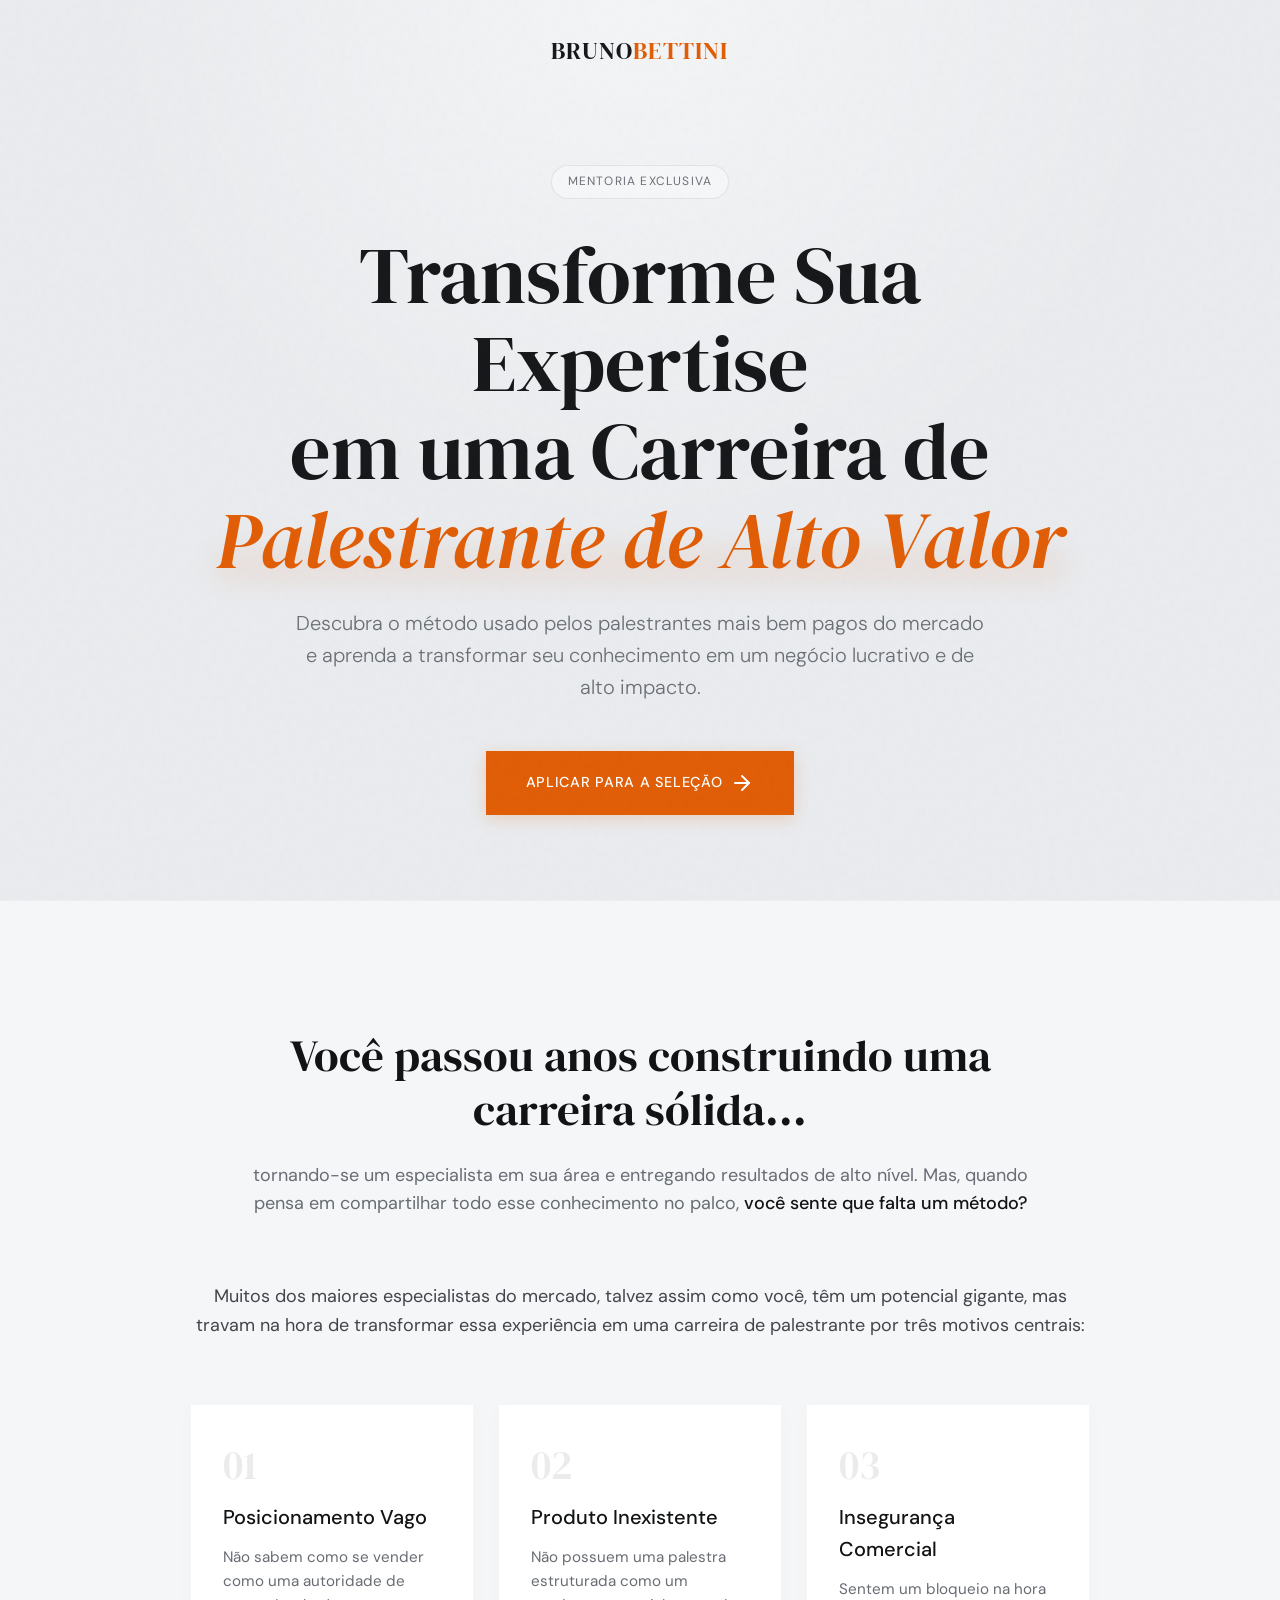
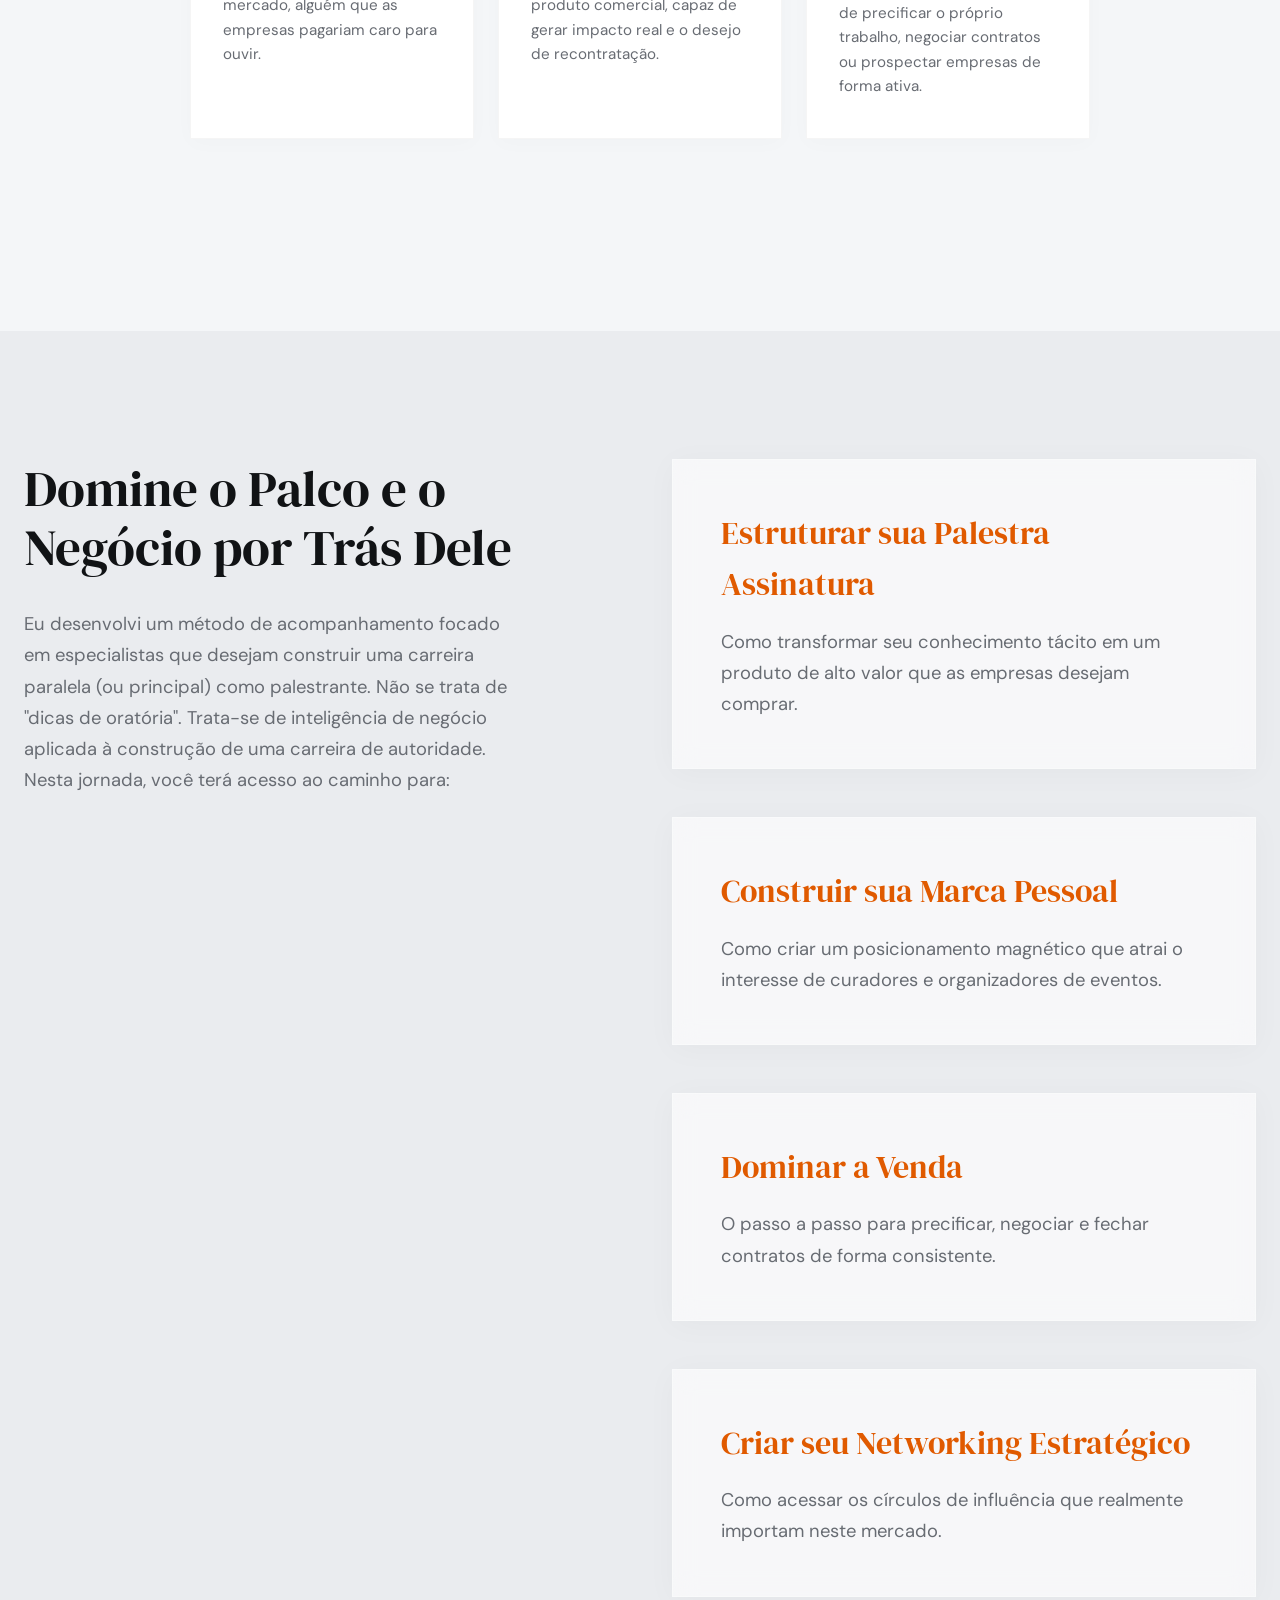
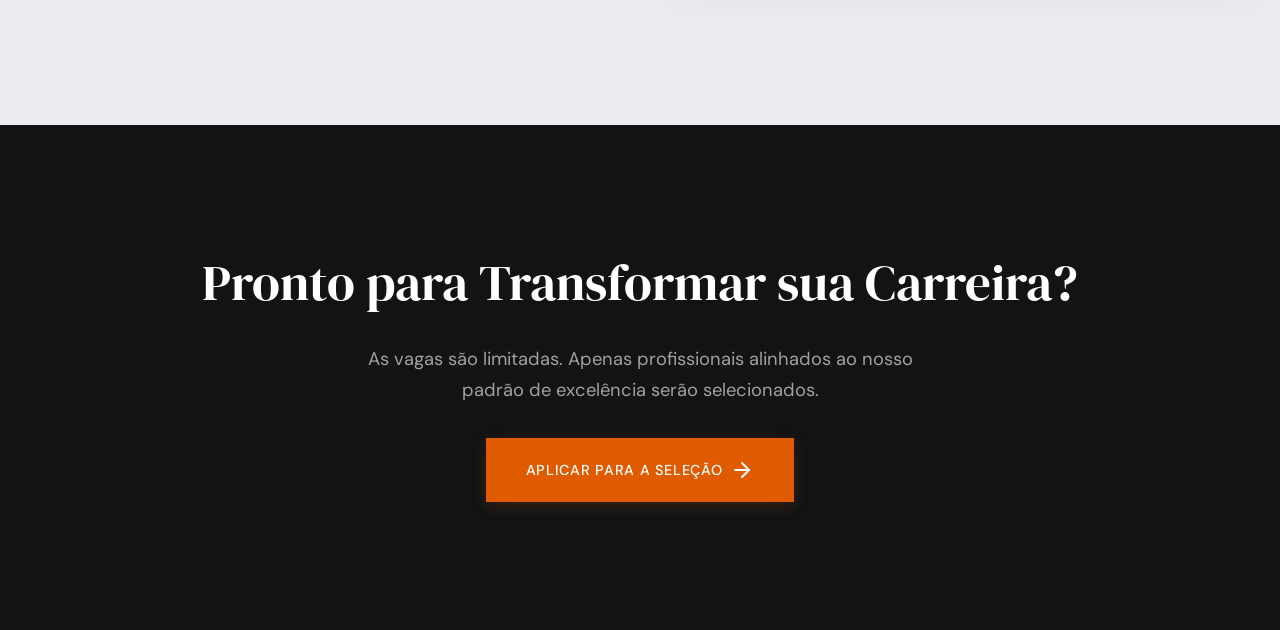
<file: index.html>
<!DOCTYPE html>
<html lang="pt-BR">

<head>
    <meta charset="UTF-8">
    <meta name="viewport" content="width=device-width, initial-scale=1.0">
    <title>Mentoria de Palestrantes - Alto Valor</title>

    <!-- Pré-conexão para fontes -->
    <link rel="preconnect" href="https://fonts.googleapis.com">
    <link rel="preconnect" href="https://fonts.gstatic.com" crossorigin>

    <!-- Fontes: DM Serif Display (Heading) + DM Sans (Body) -->
    <link
        href="https://fonts.googleapis.com/css2?family=DM+Sans:opsz,wght@9..40,300;9..40,400;9..40,500&family=DM+Serif+Display:ital@0;1&display=swap"
        rel="stylesheet">

    <!-- Estilos -->
    <link rel="stylesheet" href="/style.css">

    <!-- AOS (Animate On Scroll) -->
    <link href="https://unpkg.com/aos@2.3.1/dist/aos.css" rel="stylesheet">

    <!-- TypeFormer Styles -->
    <link rel="stylesheet" href="/typeform.css">

</head>

<body>

    <!-- Noise Overlay -->
    <div class="noise-overlay"></div>

    <!-- Navigation / Header -->
    <header class="navbar">
        <div class="container nav-container">
            <div class="logo">BRUNO<span>BETTINI</span></div>
        </div>
    </header>

    <!-- Hero Section: Spotlight Archetype -->
    <section class="hero" id="hero">
        <div class="hero-spotlight"></div>
        <div class="container hero-container">
            <div class="hero-content">
                <div class="badge">Mentoria Exclusiva</div>
                <h1 class="hero-headline">
                    Transforme Sua Expertise<br>
                    em uma Carreira de<br>
                    <span class="highlight">Palestrante de Alto Valor</span>
                </h1>
                <p class="hero-subheadline">
                    Descubra o método usado pelos palestrantes mais bem pagos do mercado e aprenda a transformar seu
                    conhecimento em um negócio lucrativo e de alto impacto.
                </p>
                <div class="hero-actions">
                    <a href="#aplicacao" class="btn-primary">
                        APLICAR PARA A SELEÇÃO
                        <svg width="24" height="24" viewBox="0 0 24 24" fill="none" class="btn-icon">
                            <path d="M5 12H19" stroke="currentColor" stroke-width="2" stroke-linecap="round"
                                stroke-linejoin="round" />
                            <path d="M12 5L19 12L12 19" stroke="currentColor" stroke-width="2" stroke-linecap="round"
                                stroke-linejoin="round" />
                        </svg>
                    </a>
                </div>
            </div>
        </div>
    </section>

    <!-- O Problema Section -->
    <section class="section-problem" id="problema">
        <div class="container problem-container">
            <div class="problem-grid">
                <div class="problem-header">
                    <h2 class="section-title">Você passou anos construindo uma carreira sólida...</h2>
                    <p class="section-lead">
                        tornando-se um especialista em sua área e entregando resultados de alto nível. Mas, quando pensa
                        em compartilhar todo esse conhecimento no palco, <span class="highlight-text">você sente que
                            falta um método?</span>
                    </p>
                </div>

                <div class="problem-content">
                    <p class="problem-context">
                        Muitos dos maiores especialistas do mercado, talvez assim como você, têm um potencial gigante,
                        mas travam na hora de transformar essa experiência em uma carreira de palestrante por três
                        motivos centrais:
                    </p>

                    <div class="problem-cards">
                        <div class="problem-card">
                            <div class="card-number">01</div>
                            <h3 class="card-title">Posicionamento Vago</h3>
                            <p class="card-text">Não sabem como se vender como uma autoridade de mercado, alguém que as
                                empresas pagariam caro para ouvir.</p>
                        </div>

                        <div class="problem-card">
                            <div class="card-number">02</div>
                            <h3 class="card-title">Produto Inexistente</h3>
                            <p class="card-text">Não possuem uma palestra estruturada como um produto comercial, capaz
                                de gerar impacto real e o desejo de recontratação.</p>
                        </div>

                        <div class="problem-card">
                            <div class="card-number">03</div>
                            <h3 class="card-title">Insegurança Comercial</h3>
                            <p class="card-text">Sentem um bloqueio na hora de precificar o próprio trabalho, negociar
                                contratos ou prospectar empresas de forma ativa.</p>
                        </div>
                    </div>
                </div>
            </div>
        </div>
    </section>

    <!-- Seção 3: A Solução -->
    <section class="section-solution" id="solucao">

        <div class="container solution-container">
            <div class="solution-grid">
                <!-- Coluna Esquerda: Sticky -->
                <div class="solution-sticky">
                    <h2 class="solution-monumental" data-aos="fade-right">Domine o Palco e o Negócio por Trás Dele
                    </h2>
                    <p class="solution-context-text" data-aos="fade-right" data-aos-delay="100">
                        Eu desenvolvi um método de acompanhamento focado em especialistas que desejam construir uma
                        carreira paralela (ou principal) como palestrante. Não se trata de "dicas de oratória".
                        Trata-se
                        de inteligência de negócio aplicada à construção de uma carreira de autoridade. Nesta
                        jornada,
                        você terá acesso ao caminho para:
                    </p>
                </div>

                <!-- Coluna Direita: Cards Pilares -->
                <div class="solution-pillars">
                    <div class="pillar-card" data-aos="fade-up">
                        <h3 class="pillar-title">Estruturar sua Palestra Assinatura</h3>
                        <p class="pillar-text">Como transformar seu conhecimento tácito em um produto de alto valor
                            que
                            as empresas desejam comprar.</p>
                    </div>

                    <div class="pillar-card" data-aos="fade-up" data-aos-delay="100">
                        <h3 class="pillar-title">Construir sua Marca Pessoal</h3>
                        <p class="pillar-text">Como criar um posicionamento magnético que atrai o interesse de
                            curadores
                            e organizadores de eventos.</p>
                    </div>

                    <div class="pillar-card" data-aos="fade-up" data-aos-delay="200">
                        <h3 class="pillar-title">Dominar a Venda</h3>
                        <p class="pillar-text">O passo a passo para precificar, negociar e fechar contratos de forma
                            consistente.</p>
                    </div>

                    <div class="pillar-card" data-aos="fade-up" data-aos-delay="300">
                        <h3 class="pillar-title">Criar seu Networking Estratégico</h3>
                        <p class="pillar-text">Como acessar os círculos de influência que realmente importam neste
                            mercado.</p>
                    </div>
                </div>
            </div>
        </div>
    </section>

    <!-- Seção CTA Final -->
    <section class="section-cta-final" id="cta-final" data-aos="fade-up">
        <div class="container cta-final-container">
            <h2 class="cta-final-title">Pronto para Transformar sua Carreira?</h2>
            <p class="cta-final-text">As vagas são limitadas. Apenas profissionais alinhados ao nosso padrão de
                excelência serão selecionados.</p>
            <a href="#aplicacao" class="btn-primary">
                APLICAR PARA A SELEÇÃO
                <svg width="24" height="24" viewBox="0 0 24 24" fill="none" class="btn-icon">
                    <path d="M5 12H19" stroke="currentColor" stroke-width="2" stroke-linecap="round"
                        stroke-linejoin="round" />
                    <path d="M12 5L19 12L12 19" stroke="currentColor" stroke-width="2" stroke-linecap="round"
                        stroke-linejoin="round" />
                </svg>
            </a>
        </div>
    </section>

    <!-- Modal: Aplicação (TypeFormer) -->
    <div class="typeform-modal" id="aplicacao" aria-hidden="true" role="dialog" aria-modal="true">
        <div class="typeform-modal-overlay" data-tf-close></div>
        <button class="typeform-close" aria-label="Fechar modal" data-tf-close>
            <svg width="24" height="24" viewBox="0 0 24 24" fill="none">
                <path d="M18 6L6 18M6 6L18 18" stroke="currentColor" stroke-width="2" stroke-linecap="round"
                    stroke-linejoin="round" />
            </svg>
        </button>
        <div class="cta-glow"></div>
        <div class="container tf-container">

            <div class="typeform" data-typeform>

                <!-- Progress bar -->
                <div class="typeform-progress" aria-hidden="true">
                    <div class="typeform-progress-bar" style="width:0%"></div>
                </div>

                <!-- STEP 1: Nome -->
                <div class="typeform-step" data-step="1">
                    <div class="typeform-question">
                        <span class="typeform-counter" aria-hidden="true">
                            <svg viewBox="0 0 16 16" fill="currentColor">
                                <circle cx="8" cy="8" r="4.5" />
                            </svg>
                            1
                        </span>
                        <h2>Qual é o seu nome completo?</h2>
                    </div>
                    <div class="typeform-input-wrapper">
                        <input type="text" name="nome" class="typeform-input" placeholder="Digite sua resposta..."
                            required autocomplete="name">
                        <span class="typeform-error" role="alert"></span>
                        <div class="typeform-actions">
                            <button type="button" class="typeform-btn-next" data-tf-btn-next>OK ✓</button>
                            <span class="typeform-hint"><strong>Enter ↵</strong> para continuar</span>
                        </div>
                    </div>
                </div>

                <!-- STEP 2: E-mail -->
                <div class="typeform-step" data-step="2">
                    <div class="typeform-question">
                        <span class="typeform-counter" aria-hidden="true">
                            <svg viewBox="0 0 16 16" fill="currentColor">
                                <circle cx="8" cy="8" r="4.5" />
                            </svg>
                            2
                        </span>
                        <h2>Qual é o seu melhor e-mail?</h2>
                    </div>
                    <div class="typeform-input-wrapper">
                        <input type="email" name="email" class="typeform-input" placeholder="nome@empresa.com" required
                            autocomplete="email">
                        <span class="typeform-error" role="alert"></span>
                        <div class="typeform-actions">
                            <button type="button" class="typeform-btn-next" data-tf-btn-next>OK ✓</button>
                            <span class="typeform-hint"><strong>Enter ↵</strong> para continuar</span>
                        </div>
                    </div>
                </div>

                <!-- STEP 3: WhatsApp -->
                <div class="typeform-step" data-step="3">
                    <div class="typeform-question">
                        <span class="typeform-counter" aria-hidden="true">
                            <svg viewBox="0 0 16 16" fill="currentColor">
                                <circle cx="8" cy="8" r="4.5" />
                            </svg>
                            3
                        </span>
                        <h2>Seu WhatsApp (com DDD):</h2>
                    </div>
                    <div class="typeform-input-wrapper">
                        <input type="tel" name="telefone" class="typeform-input" id="telefone-tf" required
                            autocomplete="tel">
                        <span class="typeform-error" role="alert"></span>
                        <div class="typeform-actions">
                            <button type="button" class="typeform-btn-next" data-tf-btn-next>OK ✓</button>
                            <span class="typeform-hint"><strong>Enter ↵</strong> para continuar</span>
                        </div>
                    </div>
                </div>

                <!-- STEP 4: LinkedIn -->
                <div class="typeform-step" data-step="4">
                    <div class="typeform-question">
                        <span class="typeform-counter" aria-hidden="true">
                            <svg viewBox="0 0 16 16" fill="currentColor">
                                <circle cx="8" cy="8" r="4.5" />
                            </svg>
                            4
                        </span>
                        <h2>Link do seu perfil no LinkedIn:</h2>
                    </div>
                    <div class="typeform-input-wrapper">
                        <input type="text" name="linkedin" class="typeform-input"
                            placeholder="linkedin.com/in/seu-perfil" required>
                        <span class="typeform-error" role="alert"></span>
                        <div class="typeform-actions">
                            <button type="button" class="typeform-btn-next" data-tf-btn-next>OK ✓</button>
                            <span class="typeform-hint"><strong>Enter ↵</strong> para continuar</span>
                        </div>
                    </div>
                </div>

                <!-- STEP 5: Área de Atuação -->
                <div class="typeform-step" data-step="5">
                    <div class="typeform-question">
                        <span class="typeform-counter" aria-hidden="true">
                            <svg viewBox="0 0 16 16" fill="currentColor">
                                <circle cx="8" cy="8" r="4.5" />
                            </svg>
                            5
                        </span>
                        <h2>Qual é a sua principal área de atuação ou nicho de mercado?</h2>
                    </div>
                    <div class="typeform-input-wrapper">
                        <input type="text" name="nicho" class="typeform-input"
                            placeholder="Ex: Logística, Tecnologia, Vendas..." required>
                        <span class="typeform-error" role="alert"></span>
                        <div class="typeform-actions">
                            <button type="button" class="typeform-btn-next" data-tf-btn-next>OK ✓</button>
                            <span class="typeform-hint"><strong>Enter ↵</strong> para continuar</span>
                        </div>
                    </div>
                </div>

                <!-- STEP 6: Objetivo (Choice) -->
                <div class="typeform-step" data-step="6" data-name="objetivo" data-required>
                    <div class="typeform-question">
                        <span class="typeform-counter" aria-hidden="true">
                            <svg viewBox="0 0 16 16" fill="currentColor">
                                <circle cx="8" cy="8" r="4.5" />
                            </svg>
                            6
                        </span>
                        <h2>Qual é seu principal objetivo ao construir uma carreira como palestrante?</h2>
                    </div>
                    <div class="typeform-choices">
                        <button type="button" class="typeform-choice" data-tf-choice data-value="nova-renda">
                            <span class="typeform-choice-key" aria-hidden="true">A</span>
                            Gerar uma nova fonte de renda, além do meu trabalho atual.
                        </button>
                        <button type="button" class="typeform-choice" data-tf-choice data-value="referencia">
                            <span class="typeform-choice-key" aria-hidden="true">B</span>
                            Me tornar uma referência de alto nível no meu mercado.
                        </button>
                        <button type="button" class="typeform-choice" data-tf-choice data-value="transicao">
                            <span class="typeform-choice-key" aria-hidden="true">C</span>
                            Fazer a transição de carreira: sair do meu trabalho atual para viver de palestras e
                            treinamentos.
                        </button>
                        <button type="button" class="typeform-choice" data-tf-choice data-value="compartilhar">
                            <span class="typeform-choice-key" aria-hidden="true">D</span>
                            Apenas compartilhar conhecimento, sem um grande foco comercial no momento.
                        </button>
                    </div>
                    <span class="typeform-error" role="alert"></span>
                </div>

                <!-- STEP 7: Tema Central -->
                <div class="typeform-step" data-step="7">
                    <div class="typeform-question">
                        <span class="typeform-counter" aria-hidden="true">
                            <svg viewBox="0 0 16 16" fill="currentColor">
                                <circle cx="8" cy="8" r="4.5" />
                            </svg>
                            7
                        </span>
                        <h2>Qual é o tema ou a mensagem central que você acredita que o mercado pagaria caro para ouvir
                            de você?</h2>
                    </div>
                    <div class="typeform-input-wrapper">
                        <input type="text" name="tema_central" class="typeform-input"
                            placeholder="Descreva brevemente sua mensagem..." required>
                        <span class="typeform-error" role="alert"></span>
                        <div class="typeform-actions">
                            <button type="button" class="typeform-btn-next" data-tf-btn-next>OK ✓</button>
                            <span class="typeform-hint"><strong>Enter ↵</strong> para continuar</span>
                        </div>
                    </div>
                </div>

                <!-- STEP 8: Impedimento (Choice) -->
                <div class="typeform-step" data-step="8" data-name="impedimento" data-required>
                    <div class="typeform-question">
                        <span class="typeform-counter" aria-hidden="true">
                            <svg viewBox="0 0 16 16" fill="currentColor">
                                <circle cx="8" cy="8" r="4.5" />
                            </svg>
                            8
                        </span>
                        <h2>Hoje, o que mais te impede de estar nos palcos dos grandes eventos corporativos?</h2>
                    </div>
                    <div class="typeform-choices">
                        <button type="button" class="typeform-choice" data-tf-choice data-value="posicionamento">
                            <span class="typeform-choice-key" aria-hidden="true">A</span>
                            Não sei como me posicionar ou vender meu trabalho para as empresas.
                        </button>
                        <button type="button" class="typeform-choice" data-tf-choice data-value="estrutura">
                            <span class="typeform-choice-key" aria-hidden="true">B</span>
                            Tenho o conhecimento, mas não tenho uma palestra estruturada como um produto vendável.
                        </button>
                        <button type="button" class="typeform-choice" data-tf-choice data-value="preficacao">
                            <span class="typeform-choice-key" aria-hidden="true">C</span>
                            Não sei quanto cobrar ou como montar propostas profissionais.
                        </button>
                        <button type="button" class="typeform-choice" data-tf-choice data-value="networking">
                            <span class="typeform-choice-key" aria-hidden="true">D</span>
                            Falta a oportunidade ou o networking certo para entrar nos eventos relevantes.
                        </button>
                    </div>
                    <span class="typeform-error" role="alert"></span>
                </div>

                <!-- STEP 9: Palestras (Choice) -->
                <div class="typeform-step" data-step="9" data-name="palestras_realizadas" data-required>
                    <div class="typeform-question">
                        <span class="typeform-counter" aria-hidden="true">
                            <svg viewBox="0 0 16 16" fill="currentColor">
                                <circle cx="8" cy="8" r="4.5" />
                            </svg>
                            9
                        </span>
                        <h2>Quantas palestras remuneradas você realizou nos últimos 12 meses?</h2>
                    </div>
                    <div class="typeform-choices">
                        <button type="button" class="typeform-choice" data-tf-choice data-value="nenhuma">
                            <span class="typeform-choice-key" aria-hidden="true">A</span>
                            Nenhuma, ainda estou na fase de planejamento.
                        </button>
                        <button type="button" class="typeform-choice" data-tf-choice data-value="1-5">
                            <span class="typeform-choice-key" aria-hidden="true">B</span>
                            De 1 a 5 palestras.
                        </button>
                        <button type="button" class="typeform-choice" data-tf-choice data-value="mais-5">
                            <span class="typeform-choice-key" aria-hidden="true">C</span>
                            Mais de 5 palestras.
                        </button>
                    </div>
                    <span class="typeform-error" role="alert"></span>
                </div>

                <!-- STEP 10: Investimento (Choice) -->
                <div class="typeform-step" data-step="10" data-name="disposto_investir" data-required>
                    <div class="typeform-question">
                        <span class="typeform-counter" aria-hidden="true">
                            <svg viewBox="0 0 16 16" fill="currentColor">
                                <circle cx="8" cy="8" r="4.5" />
                            </svg>
                            10
                        </span>
                        <h2>Você está em um momento de carreira onde está disposto(a) a investir em você mesmo para
                            acelerar essa jornada?</h2>
                    </div>
                    <div class="typeform-choices">
                        <button type="button" class="typeform-choice" data-tf-choice data-value="sim">
                            <span class="typeform-choice-key" aria-hidden="true">A</span>
                            Sim, estou pronto para investir no meu crescimento profissional.
                        </button>
                        <button type="button" class="typeform-choice" data-tf-choice data-value="depende">
                            <span class="typeform-choice-key" aria-hidden="true">B</span>
                            Depende do valor e do tempo exigido, preciso de mais informações.
                        </button>
                        <button type="button" class="typeform-choice" data-tf-choice data-value="gratuito">
                            <span class="typeform-choice-key" aria-hidden="true">C</span>
                            No momento, busco apenas oportunidades gratuitas.
                        </button>
                    </div>
                    <span class="typeform-error" role="alert"></span>
                </div>

                <!-- STEP 11: Por que ser selecionado (textarea) -->
                <div class="typeform-step" data-step="11">
                    <div class="typeform-question">
                        <span class="typeform-counter" aria-hidden="true">
                            <svg viewBox="0 0 16 16" fill="currentColor">
                                <circle cx="8" cy="8" r="4.5" />
                            </svg>
                            11
                        </span>
                        <h2>Por que você acredita que deveria ser um dos selecionados para receber nosso acompanhamento
                            e destravar sua carreira como palestrante?</h2>
                    </div>
                    <div class="typeform-input-wrapper">
                        <textarea name="por_que_selecionado" class="typeform-input" rows="3"
                            placeholder="Fale um pouco sobre seu diferencial..." required></textarea>
                        <span class="typeform-error" role="alert"></span>
                        <div class="typeform-actions">
                            <button type="button" class="typeform-btn-next" data-tf-btn-next>FINALIZAR ✓</button>
                            <span class="typeform-hint"><strong>Enter ↵</strong> para concluir</span>
                        </div>
                    </div>
                </div>

                <!-- Telas de fim -->
                <div class="typeform-step typeform-end-screen" data-tf-end>
                    <h2>Aplicação Recebida!</h2>
                    <p>Obrigado por seu interesse. Você será redirecionado em instantes...</p>
                </div>

                <div class="typeform-step typeform-end-screen" data-tf-error>
                    <h2>Algo deu errado</h2>
                    <p>Não conseguimos processar sua aplicação. Por favor, tente novamente mais tarde.</p>
                </div>

                <!-- Form oculto para Netlify -->
                <form name="aplicacao-mentoria" method="POST" action="/obrigado.html" data-tf-form hidden
                    data-netlify="true" netlify-honeypot="bot-field" data-redirect="/obrigado.html">
                    <input type="hidden" name="form-name" value="aplicacao-mentoria">
                    <p hidden><label>Não preencha: <input name="bot-field"></label></p>
                    <!-- Campos declarados para deteccao do Netlify Forms -->
                    <input type="hidden" name="nome">
                    <input type="hidden" name="email">
                    <input type="hidden" name="telefone">
                    <input type="hidden" name="linkedin">
                    <input type="hidden" name="nicho">
                    <input type="hidden" name="objetivo">
                    <input type="hidden" name="tema_central">
                    <input type="hidden" name="impedimento">
                    <input type="hidden" name="palestras_realizadas">
                    <input type="hidden" name="disposto_investir">
                    <input type="hidden" name="por_que_selecionado">
                </form>

                <!-- Setas de navegacao (prev / next) -->
                <nav class="typeform-nav" aria-label="Navegação do formulário">
                    <button class="typeform-nav-btn" data-tf-prev aria-label="Voltar" disabled>
                        <svg width="16" height="16" viewBox="0 0 16 16" fill="currentColor" aria-hidden="true">
                            <path
                                d="M11.354 1.646a.5.5 0 0 1 0 .708L5.707 8l5.647 5.646a.5.5 0 0 1-.708.708l-6-6a.5.5 0 0 1 0-.708l6-6a.5.5 0 0 1 .708 0z" />
                        </svg>
                    </button>
                    <button class="typeform-nav-btn" data-tf-next aria-label="Avançar">
                        <svg width="16" height="16" viewBox="0 0 16 16" fill="currentColor" aria-hidden="true">
                            <path
                                d="M4.646 1.646a.5.5 0 0 1 .708 0l6 6a.5.5 0 0 1 0 .708l-6 6a.5.5 0 0 1-.708-.708L10.293 8 4.646 2.354a.5.5 0 0 1 0-.708z" />
                        </svg>
                    </button>
                </nav>

            </div>
        </div>
    </div>

    <script src="https://unpkg.com/aos@2.3.1/dist/aos.js"></script>
    <script src="/typeform.js" defer></script>

    <script>
        // Inicialização do AOS com regras de performance
        AOS.init({
            duration: 800,
            easing: 'ease-out-cubic',
            once: true,
            disableMutationObserver: true // Regra para evitar CLS
        });

        // Efeito sutil de Spotlight seguindo o mouse no Hero (Brilho branco sutil)
        const heroSection = document.querySelector('.hero');
        const spotlightDiv = document.querySelector('.hero-spotlight');

        if (heroSection && spotlightDiv) {
            heroSection.addEventListener('mousemove', (e) => {
                const rect = heroSection.getBoundingClientRect();
                const x = e.clientX - rect.left;
                const y = e.clientY - rect.top;

                spotlightDiv.style.background = `radial-gradient(circle 600px at ${x}px ${y}px, rgba(255, 255, 255, 0.7), transparent 80%)`;
            });

            heroSection.addEventListener('mouseleave', () => {
                spotlightDiv.style.background = `radial-gradient(circle 800px at 50% 0%, rgba(255, 255, 255, 0.5), transparent 70%)`;
            });
        }
        // Modal Typeform Handle
        const modal = document.getElementById('aplicacao');
        const overlay = modal.querySelector('.typeform-modal-overlay');
        const ctaButtons = document.querySelectorAll('a[href="#aplicacao"]');
        const closeButtons = modal.querySelectorAll('[data-tf-close]');

        function openModal(e) {
            e.preventDefault();
            modal.classList.add('is-open');
            modal.setAttribute('aria-hidden', 'false');
            document.body.style.overflow = 'hidden'; // Trava scroll da page
        }

        function closeModal() {
            modal.classList.remove('is-open');
            modal.setAttribute('aria-hidden', 'true');
            document.body.style.overflow = ''; // Destrava scroll
        }

        ctaButtons.forEach(btn => btn.addEventListener('click', openModal));
        closeButtons.forEach(btn => btn.addEventListener('click', closeModal));

        // Fechar no ESC
        document.addEventListener('keydown', (e) => {
            if (e.key === 'Escape' && modal.classList.contains('is-open')) {
                closeModal();
            }
        });
    </script>

</body>

</html>
</file>
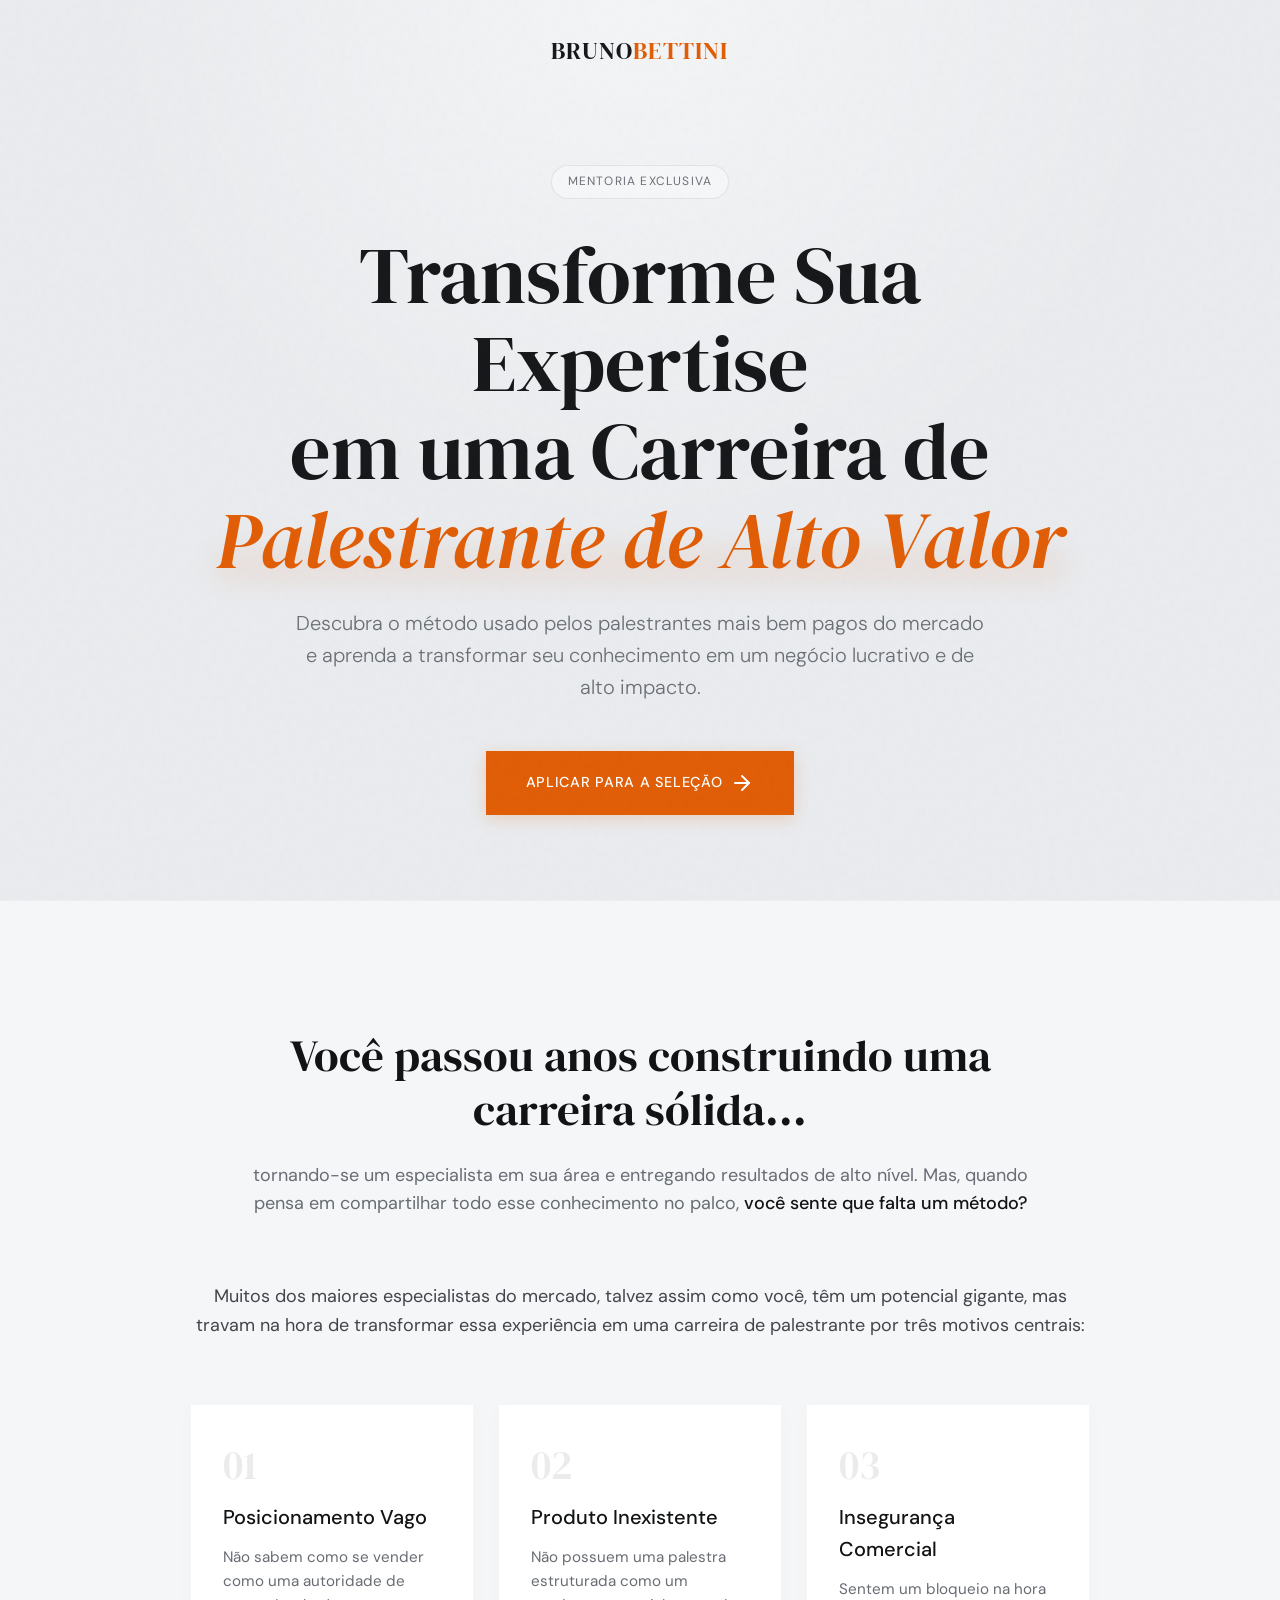
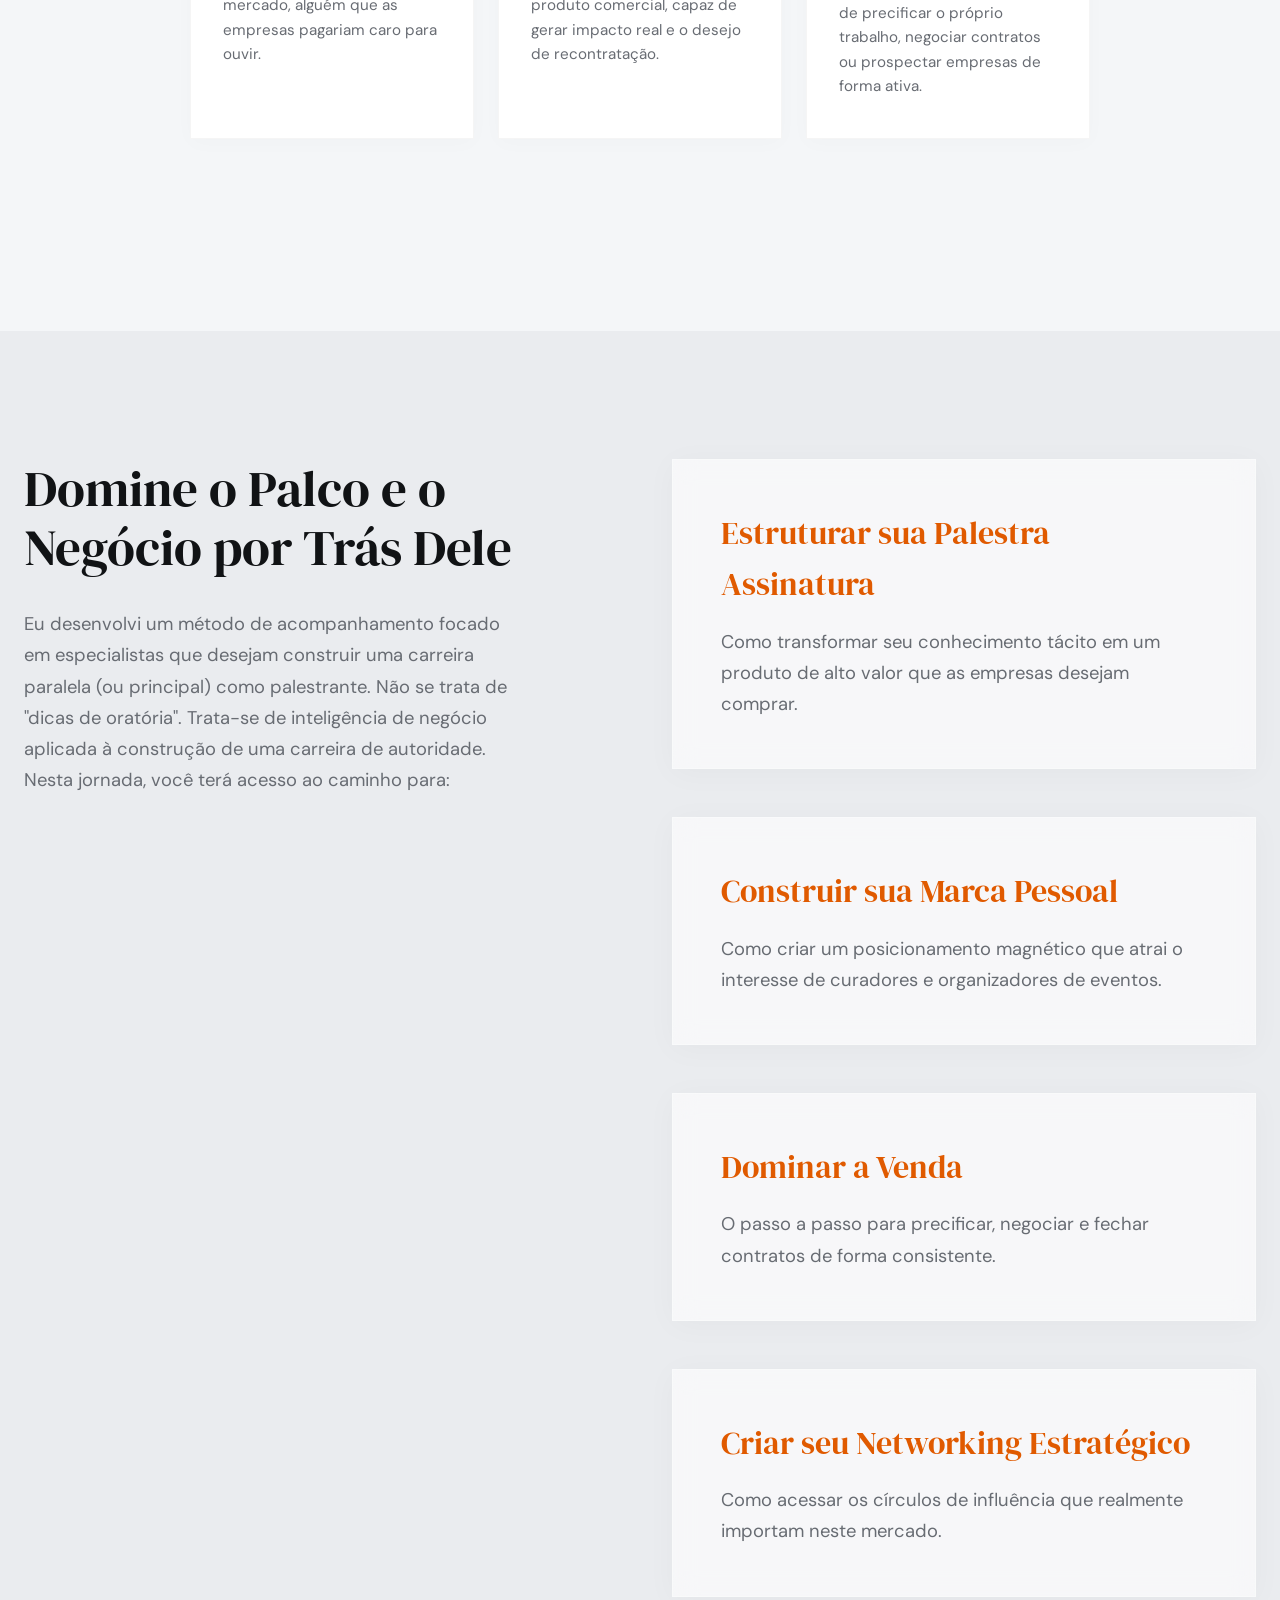
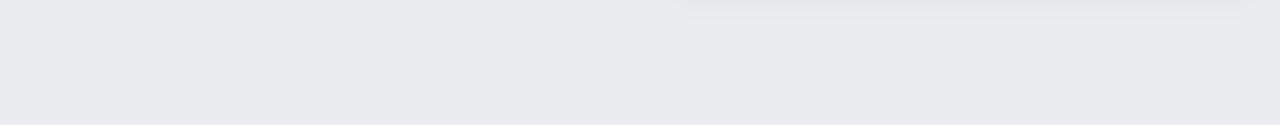
<file: pagina-aplicacao/index.html>
<!DOCTYPE html>
<html lang="pt-BR">

<head>
    <meta charset="UTF-8">
    <meta name="viewport" content="width=device-width, initial-scale=1.0">
    <title>Mentoria de Palestrantes - Alto Valor</title>

    <!-- Pré-conexão para fontes -->
    <link rel="preconnect" href="https://fonts.googleapis.com">
    <link rel="preconnect" href="https://fonts.gstatic.com" crossorigin>

    <!-- Fontes: DM Serif Display (Heading) + DM Sans (Body) -->
    <link
        href="https://fonts.googleapis.com/css2?family=DM+Sans:opsz,wght@9..40,300;9..40,400;9..40,500&family=DM+Serif+Display:ital@0;1&display=swap"
        rel="stylesheet">

    <!-- Estilos -->
    <link rel="stylesheet" href="/style.css">

    <!-- AOS (Animate On Scroll) -->
    <link href="https://unpkg.com/aos@2.3.1/dist/aos.css" rel="stylesheet">

    <!-- TypeFormer Styles -->
    <link rel="stylesheet" href="/typeform.css">

</head>

<body>

    <!-- Noise Overlay -->
    <div class="noise-overlay"></div>

    <!-- Navigation / Header -->
    <header class="navbar">
        <div class="container nav-container">
            <div class="logo">BRUNO<span>BETTINI</span></div>
        </div>
    </header>

    <!-- Hero Section: Spotlight Archetype -->
    <section class="hero" id="hero">
        <div class="hero-spotlight"></div>
        <div class="container hero-container">
            <div class="hero-content">
                <div class="badge">Mentoria Exclusiva</div>
                <h1 class="hero-headline">
                    Transforme Sua Expertise<br>
                    em uma Carreira de<br>
                    <span class="highlight">Palestrante de Alto Valor</span>
                </h1>
                <p class="hero-subheadline">
                    Descubra o método usado pelos palestrantes mais bem pagos do mercado e aprenda a transformar seu
                    conhecimento em um negócio lucrativo e de alto impacto.
                </p>
                <div class="hero-actions">
                    <a href="#aplicacao" class="btn-primary">
                        APLICAR PARA A SELEÇÃO
                        <svg width="24" height="24" viewBox="0 0 24 24" fill="none" class="btn-icon">
                            <path d="M5 12H19" stroke="currentColor" stroke-width="2" stroke-linecap="round"
                                stroke-linejoin="round" />
                            <path d="M12 5L19 12L12 19" stroke="currentColor" stroke-width="2" stroke-linecap="round"
                                stroke-linejoin="round" />
                        </svg>
                    </a>
                </div>
            </div>
        </div>
    </section>

    <!-- O Problema Section -->
    <section class="section-problem" id="problema">
        <div class="container problem-container">
            <div class="problem-grid">
                <div class="problem-header">
                    <h2 class="section-title">Você passou anos construindo uma carreira sólida...</h2>
                    <p class="section-lead">
                        tornando-se um especialista em sua área e entregando resultados de alto nível. Mas, quando pensa
                        em compartilhar todo esse conhecimento no palco, <span class="highlight-text">você sente que
                            falta um método?</span>
                    </p>
                </div>

                <div class="problem-content">
                    <p class="problem-context">
                        Muitos dos maiores especialistas do mercado, talvez assim como você, têm um potencial gigante,
                        mas travam na hora de transformar essa experiência em uma carreira de palestrante por três
                        motivos centrais:
                    </p>

                    <div class="problem-cards">
                        <div class="problem-card">
                            <div class="card-number">01</div>
                            <h3 class="card-title">Posicionamento Vago</h3>
                            <p class="card-text">Não sabem como se vender como uma autoridade de mercado, alguém que as
                                empresas pagariam caro para ouvir.</p>
                        </div>

                        <div class="problem-card">
                            <div class="card-number">02</div>
                            <h3 class="card-title">Produto Inexistente</h3>
                            <p class="card-text">Não possuem uma palestra estruturada como um produto comercial, capaz
                                de gerar impacto real e o desejo de recontratação.</p>
                        </div>

                        <div class="problem-card">
                            <div class="card-number">03</div>
                            <h3 class="card-title">Insegurança Comercial</h3>
                            <p class="card-text">Sentem um bloqueio na hora de precificar o próprio trabalho, negociar
                                contratos ou prospectar empresas de forma ativa.</p>
                        </div>
                    </div>

    </section>

    <!-- Seção 3: A Solução -->
    <section class="section-solution" id="solucao">

        <div class="container solution-container">
            <div class="solution-grid">
                <!-- Coluna Esquerda: Sticky -->
                <div class="solution-sticky">
                    <h2 class="solution-monumental" data-aos="fade-right">Domine o Palco e o Negócio por Trás Dele
                    </h2>
                    <p class="solution-context-text" data-aos="fade-right" data-aos-delay="100">
                        Eu desenvolvi um método de acompanhamento focado em especialistas que desejam construir uma
                        carreira paralela (ou principal) como palestrante. Não se trata de "dicas de oratória".
                        Trata-se
                        de inteligência de negócio aplicada à construção de uma carreira de autoridade. Nesta
                        jornada,
                        você terá acesso ao caminho para:
                    </p>
                </div>

                <!-- Coluna Direita: Cards Pilares -->
                <div class="solution-pillars">
                    <div class="pillar-card" data-aos="fade-up">
                        <h3 class="pillar-title">Estruturar sua Palestra Assinatura</h3>
                        <p class="pillar-text">Como transformar seu conhecimento tácito em um produto de alto valor
                            que
                            as empresas desejam comprar.</p>
                    </div>

                    <div class="pillar-card" data-aos="fade-up" data-aos-delay="100">
                        <h3 class="pillar-title">Construir sua Marca Pessoal</h3>
                        <p class="pillar-text">Como criar um posicionamento magnético que atrai o interesse de
                            curadores
                            e organizadores de eventos.</p>
                    </div>

                    <div class="pillar-card" data-aos="fade-up" data-aos-delay="200">
                        <h3 class="pillar-title">Dominar a Venda</h3>
                        <p class="pillar-text">O passo a passo para precificar, negociar e fechar contratos de forma
                            consistente.</p>
                    </div>

                    <div class="pillar-card" data-aos="fade-up" data-aos-delay="300">
                        <h3 class="pillar-title">Criar seu Networking Estratégico</h3>
                        <p class="pillar-text">Como acessar os círculos de influência que realmente importam neste
                            mercado.</p>
                    </div>
                </div>
            </div>
        </div>
    </section>

    <!-- Modal: Aplicação (TypeFormer) -->
    <div class="typeform-modal" id="aplicacao" aria-hidden="true" role="dialog" aria-modal="true">
        <div class="typeform-modal-overlay" data-tf-close></div>
        <button class="typeform-close" aria-label="Fechar modal" data-tf-close>
            <svg width="24" height="24" viewBox="0 0 24 24" fill="none">
                <path d="M18 6L6 18M6 6L18 18" stroke="currentColor" stroke-width="2" stroke-linecap="round"
                    stroke-linejoin="round" />
            </svg>
        </button>
        <div class="cta-glow"></div>
        <div class="container tf-container">

            <div class="typeform" data-typeform>

                <!-- Progress bar -->
                <div class="typeform-progress" aria-hidden="true">
                    <div class="typeform-progress-bar" style="width:0%"></div>
                </div>

                <!-- STEP 1: Nome -->
                <div class="typeform-step" data-step="1">
                    <div class="typeform-question">
                        <span class="typeform-counter" aria-hidden="true">
                            <svg viewBox="0 0 16 16" fill="currentColor">
                                <circle cx="8" cy="8" r="4.5" />
                            </svg>
                            1
                        </span>
                        <h2>Qual é o seu nome completo?</h2>
                    </div>
                    <div class="typeform-input-wrapper">
                        <input type="text" name="nome" class="typeform-input" placeholder="Digite sua resposta..."
                            required autocomplete="name">
                        <span class="typeform-error" role="alert"></span>
                        <div class="typeform-actions">
                            <button type="button" class="typeform-btn-next" data-tf-btn-next>OK ✓</button>
                            <span class="typeform-hint"><strong>Enter ↵</strong> para continuar</span>
                        </div>
                    </div>
                </div>

                <!-- STEP 2: E-mail -->
                <div class="typeform-step" data-step="2">
                    <div class="typeform-question">
                        <span class="typeform-counter" aria-hidden="true">
                            <svg viewBox="0 0 16 16" fill="currentColor">
                                <circle cx="8" cy="8" r="4.5" />
                            </svg>
                            2
                        </span>
                        <h2>Qual é o seu melhor e-mail?</h2>
                    </div>
                    <div class="typeform-input-wrapper">
                        <input type="email" name="email" class="typeform-input" placeholder="nome@empresa.com" required
                            autocomplete="email">
                        <span class="typeform-error" role="alert"></span>
                        <div class="typeform-actions">
                            <button type="button" class="typeform-btn-next" data-tf-btn-next>OK ✓</button>
                            <span class="typeform-hint"><strong>Enter ↵</strong> para continuar</span>
                        </div>
                    </div>
                </div>

                <!-- STEP 3: WhatsApp -->
                <div class="typeform-step" data-step="3">
                    <div class="typeform-question">
                        <span class="typeform-counter" aria-hidden="true">
                            <svg viewBox="0 0 16 16" fill="currentColor">
                                <circle cx="8" cy="8" r="4.5" />
                            </svg>
                            3
                        </span>
                        <h2>Seu WhatsApp (com DDD):</h2>
                    </div>
                    <div class="typeform-input-wrapper">
                        <input type="tel" name="telefone" class="typeform-input" id="telefone-tf" required
                            autocomplete="tel">
                        <span class="typeform-error" role="alert"></span>
                        <div class="typeform-actions">
                            <button type="button" class="typeform-btn-next" data-tf-btn-next>OK ✓</button>
                            <span class="typeform-hint"><strong>Enter ↵</strong> para continuar</span>
                        </div>
                    </div>
                </div>

                <!-- STEP 4: LinkedIn -->
                <div class="typeform-step" data-step="4">
                    <div class="typeform-question">
                        <span class="typeform-counter" aria-hidden="true">
                            <svg viewBox="0 0 16 16" fill="currentColor">
                                <circle cx="8" cy="8" r="4.5" />
                            </svg>
                            4
                        </span>
                        <h2>Link do seu perfil no LinkedIn:</h2>
                    </div>
                    <div class="typeform-input-wrapper">
                        <input type="text" name="linkedin" class="typeform-input"
                            placeholder="linkedin.com/in/seu-perfil" required>
                        <span class="typeform-error" role="alert"></span>
                        <div class="typeform-actions">
                            <button type="button" class="typeform-btn-next" data-tf-btn-next>OK ✓</button>
                            <span class="typeform-hint"><strong>Enter ↵</strong> para continuar</span>
                        </div>
                    </div>
                </div>

                <!-- STEP 5: Área de Atuação -->
                <div class="typeform-step" data-step="5">
                    <div class="typeform-question">
                        <span class="typeform-counter" aria-hidden="true">
                            <svg viewBox="0 0 16 16" fill="currentColor">
                                <circle cx="8" cy="8" r="4.5" />
                            </svg>
                            5
                        </span>
                        <h2>Qual é a sua principal área de atuação ou nicho de mercado?</h2>
                    </div>
                    <div class="typeform-input-wrapper">
                        <input type="text" name="nicho" class="typeform-input"
                            placeholder="Ex: Logística, Tecnologia, Vendas..." required>
                        <span class="typeform-error" role="alert"></span>
                        <div class="typeform-actions">
                            <button type="button" class="typeform-btn-next" data-tf-btn-next>OK ✓</button>
                            <span class="typeform-hint"><strong>Enter ↵</strong> para continuar</span>
                        </div>
                    </div>
                </div>

                <!-- STEP 6: Objetivo (Choice) -->
                <div class="typeform-step" data-step="6" data-name="objetivo" data-required>
                    <div class="typeform-question">
                        <span class="typeform-counter" aria-hidden="true">
                            <svg viewBox="0 0 16 16" fill="currentColor">
                                <circle cx="8" cy="8" r="4.5" />
                            </svg>
                            6
                        </span>
                        <h2>Qual é seu principal objetivo ao construir uma carreira como palestrante?</h2>
                    </div>
                    <div class="typeform-choices">
                        <button type="button" class="typeform-choice" data-tf-choice data-value="nova-renda">
                            <span class="typeform-choice-key" aria-hidden="true">A</span>
                            Gerar uma nova fonte de renda, além do meu trabalho atual.
                        </button>
                        <button type="button" class="typeform-choice" data-tf-choice data-value="referencia">
                            <span class="typeform-choice-key" aria-hidden="true">B</span>
                            Me tornar uma referência de alto nível no meu mercado.
                        </button>
                        <button type="button" class="typeform-choice" data-tf-choice data-value="transicao">
                            <span class="typeform-choice-key" aria-hidden="true">C</span>
                            Fazer a transição de carreira: sair do meu trabalho atual para viver de palestras e
                            treinamentos.
                        </button>
                        <button type="button" class="typeform-choice" data-tf-choice data-value="compartilhar">
                            <span class="typeform-choice-key" aria-hidden="true">D</span>
                            Apenas compartilhar conhecimento, sem um grande foco comercial no momento.
                        </button>
                    </div>
                    <span class="typeform-error" role="alert"></span>
                </div>

                <!-- STEP 7: Tema Central -->
                <div class="typeform-step" data-step="7">
                    <div class="typeform-question">
                        <span class="typeform-counter" aria-hidden="true">
                            <svg viewBox="0 0 16 16" fill="currentColor">
                                <circle cx="8" cy="8" r="4.5" />
                            </svg>
                            7
                        </span>
                        <h2>Qual é o tema ou a mensagem central que você acredita que o mercado pagaria caro para ouvir
                            de você?</h2>
                    </div>
                    <div class="typeform-input-wrapper">
                        <input type="text" name="tema_central" class="typeform-input"
                            placeholder="Descreva brevemente sua mensagem..." required>
                        <span class="typeform-error" role="alert"></span>
                        <div class="typeform-actions">
                            <button type="button" class="typeform-btn-next" data-tf-btn-next>OK ✓</button>
                            <span class="typeform-hint"><strong>Enter ↵</strong> para continuar</span>
                        </div>
                    </div>
                </div>

                <!-- STEP 8: Impedimento (Choice) -->
                <div class="typeform-step" data-step="8" data-name="impedimento" data-required>
                    <div class="typeform-question">
                        <span class="typeform-counter" aria-hidden="true">
                            <svg viewBox="0 0 16 16" fill="currentColor">
                                <circle cx="8" cy="8" r="4.5" />
                            </svg>
                            8
                        </span>
                        <h2>Hoje, o que mais te impede de estar nos palcos dos grandes eventos corporativos?</h2>
                    </div>
                    <div class="typeform-choices">
                        <button type="button" class="typeform-choice" data-tf-choice data-value="posicionamento">
                            <span class="typeform-choice-key" aria-hidden="true">A</span>
                            Não sei como me posicionar ou vender meu trabalho para as empresas.
                        </button>
                        <button type="button" class="typeform-choice" data-tf-choice data-value="estrutura">
                            <span class="typeform-choice-key" aria-hidden="true">B</span>
                            Tenho o conhecimento, mas não tenho uma palestra estruturada como um produto vendável.
                        </button>
                        <button type="button" class="typeform-choice" data-tf-choice data-value="preficacao">
                            <span class="typeform-choice-key" aria-hidden="true">C</span>
                            Não sei quanto cobrar ou como montar propostas profissionais.
                        </button>
                        <button type="button" class="typeform-choice" data-tf-choice data-value="networking">
                            <span class="typeform-choice-key" aria-hidden="true">D</span>
                            Falta a oportunidade ou o networking certo para entrar nos eventos relevantes.
                        </button>
                    </div>
                    <span class="typeform-error" role="alert"></span>
                </div>

                <!-- STEP 9: Palestras (Choice) -->
                <div class="typeform-step" data-step="9" data-name="palestras_realizadas" data-required>
                    <div class="typeform-question">
                        <span class="typeform-counter" aria-hidden="true">
                            <svg viewBox="0 0 16 16" fill="currentColor">
                                <circle cx="8" cy="8" r="4.5" />
                            </svg>
                            9
                        </span>
                        <h2>Quantas palestras remuneradas você realizou nos últimos 12 meses?</h2>
                    </div>
                    <div class="typeform-choices">
                        <button type="button" class="typeform-choice" data-tf-choice data-value="nenhuma">
                            <span class="typeform-choice-key" aria-hidden="true">A</span>
                            Nenhuma, ainda estou na fase de planejamento.
                        </button>
                        <button type="button" class="typeform-choice" data-tf-choice data-value="1-5">
                            <span class="typeform-choice-key" aria-hidden="true">B</span>
                            De 1 a 5 palestras.
                        </button>
                        <button type="button" class="typeform-choice" data-tf-choice data-value="mais-5">
                            <span class="typeform-choice-key" aria-hidden="true">C</span>
                            Mais de 5 palestras.
                        </button>
                    </div>
                    <span class="typeform-error" role="alert"></span>
                </div>

                <!-- STEP 10: Investimento (Choice) -->
                <div class="typeform-step" data-step="10" data-name="disposto_investir" data-required>
                    <div class="typeform-question">
                        <span class="typeform-counter" aria-hidden="true">
                            <svg viewBox="0 0 16 16" fill="currentColor">
                                <circle cx="8" cy="8" r="4.5" />
                            </svg>
                            10
                        </span>
                        <h2>Você está em um momento de carreira onde está disposto(a) a investir em você mesmo para
                            acelerar essa jornada?</h2>
                    </div>
                    <div class="typeform-choices">
                        <button type="button" class="typeform-choice" data-tf-choice data-value="sim">
                            <span class="typeform-choice-key" aria-hidden="true">A</span>
                            Sim, estou pronto para investir no meu crescimento profissional.
                        </button>
                        <button type="button" class="typeform-choice" data-tf-choice data-value="depende">
                            <span class="typeform-choice-key" aria-hidden="true">B</span>
                            Depende do valor e do tempo exigido, preciso de mais informações.
                        </button>
                        <button type="button" class="typeform-choice" data-tf-choice data-value="gratuito">
                            <span class="typeform-choice-key" aria-hidden="true">C</span>
                            No momento, busco apenas oportunidades gratuitas.
                        </button>
                    </div>
                    <span class="typeform-error" role="alert"></span>
                </div>

                <!-- STEP 11: Por que ser selecionado (textarea) -->
                <div class="typeform-step" data-step="11">
                    <div class="typeform-question">
                        <span class="typeform-counter" aria-hidden="true">
                            <svg viewBox="0 0 16 16" fill="currentColor">
                                <circle cx="8" cy="8" r="4.5" />
                            </svg>
                            11
                        </span>
                        <h2>Por que você acredita que deveria ser um dos selecionados para receber nosso acompanhamento
                            e destravar sua carreira como palestrante?</h2>
                    </div>
                    <div class="typeform-input-wrapper">
                        <textarea name="por_que_selecionado" class="typeform-input" rows="3"
                            placeholder="Fale um pouco sobre seu diferencial..." required></textarea>
                        <span class="typeform-error" role="alert"></span>
                        <div class="typeform-actions">
                            <button type="button" class="typeform-btn-next" data-tf-btn-next>FINALIZAR ✓</button>
                            <span class="typeform-hint"><strong>Enter ↵</strong> para concluir</span>
                        </div>
                    </div>
                </div>

                <!-- Telas de fim -->
                <div class="typeform-step typeform-end-screen" data-tf-end>
                    <h2>Aplicação Recebida!</h2>
                    <p>Obrigado por seu interesse. Você será redirecionado em instantes...</p>
                </div>

                <div class="typeform-step typeform-end-screen" data-tf-error>
                    <h2>Algo deu errado</h2>
                    <p>Não conseguimos processar sua aplicação. Por favor, tente novamente mais tarde.</p>
                </div>

                <!-- Form oculto para Netlify -->
                <form name="aplicacao-mentoria" method="POST" action="/obrigado.html" data-tf-form hidden
                    data-netlify="true" netlify-honeypot="bot-field" data-redirect="/obrigado.html">
                    <input type="hidden" name="form-name" value="aplicacao-mentoria">
                    <p hidden><label>Não preencha: <input name="bot-field"></label></p>
                    <!-- Os campos dinâmicos serão injetados pelo typeform.js -->
                </form>

                <!-- Setas de navegacao (prev / next) -->
                <nav class="typeform-nav" aria-label="Navegação do formulário">
                    <button class="typeform-nav-btn" data-tf-prev aria-label="Voltar" disabled>
                        <svg width="16" height="16" viewBox="0 0 16 16" fill="currentColor" aria-hidden="true">
                            <path
                                d="M11.354 1.646a.5.5 0 0 1 0 .708L5.707 8l5.647 5.646a.5.5 0 0 1-.708.708l-6-6a.5.5 0 0 1 0-.708l6-6a.5.5 0 0 1 .708 0z" />
                        </svg>
                    </button>
                    <button class="typeform-nav-btn" data-tf-next aria-label="Avançar">
                        <svg width="16" height="16" viewBox="0 0 16 16" fill="currentColor" aria-hidden="true">
                            <path
                                d="M4.646 1.646a.5.5 0 0 1 .708 0l6 6a.5.5 0 0 1 0 .708l-6 6a.5.5 0 0 1-.708-.708L10.293 8 4.646 2.354a.5.5 0 0 1 0-.708z" />
                        </svg>
                    </button>
                </nav>

            </div>
        </div>
    </div>

    <script src="https://unpkg.com/aos@2.3.1/dist/aos.js"></script>
    <script src="/typeform.js" defer></script>

    <script>
        // Inicialização do AOS com regras de performance
        AOS.init({
            duration: 800,
            easing: 'ease-out-cubic',
            once: true,
            disableMutationObserver: true // Regra para evitar CLS
        });

        // Efeito sutil de Spotlight seguindo o mouse no Hero (Brilho branco sutil)
        const heroSection = document.querySelector('.hero');
        const spotlightDiv = document.querySelector('.hero-spotlight');

        if (heroSection && spotlightDiv) {
            heroSection.addEventListener('mousemove', (e) => {
                const rect = heroSection.getBoundingClientRect();
                const x = e.clientX - rect.left;
                const y = e.clientY - rect.top;

                spotlightDiv.style.background = `radial-gradient(circle 600px at ${x}px ${y}px, rgba(255, 255, 255, 0.7), transparent 80%)`;
            });

            heroSection.addEventListener('mouseleave', () => {
                spotlightDiv.style.background = `radial-gradient(circle 800px at 50% 0%, rgba(255, 255, 255, 0.5), transparent 70%)`;
            });
        }
        // Modal Typeform Handle
        const modal = document.getElementById('aplicacao');
        const overlay = modal.querySelector('.typeform-modal-overlay');
        const ctaButtons = document.querySelectorAll('a[href="#aplicacao"]');
        const closeButtons = modal.querySelectorAll('[data-tf-close]');

        function openModal(e) {
            e.preventDefault();
            modal.classList.add('is-open');
            modal.setAttribute('aria-hidden', 'false');
            document.body.style.overflow = 'hidden'; // Trava scroll da page
        }

        function closeModal() {
            modal.classList.remove('is-open');
            modal.setAttribute('aria-hidden', 'true');
            document.body.style.overflow = ''; // Destrava scroll
        }

        ctaButtons.forEach(btn => btn.addEventListener('click', openModal));
        closeButtons.forEach(btn => btn.addEventListener('click', closeModal));

        // Fechar no ESC
        document.addEventListener('keydown', (e) => {
            if (e.key === 'Escape' && modal.classList.contains('is-open')) {
                closeModal();
            }
        });
    </script>

</body>

</html>
</file>
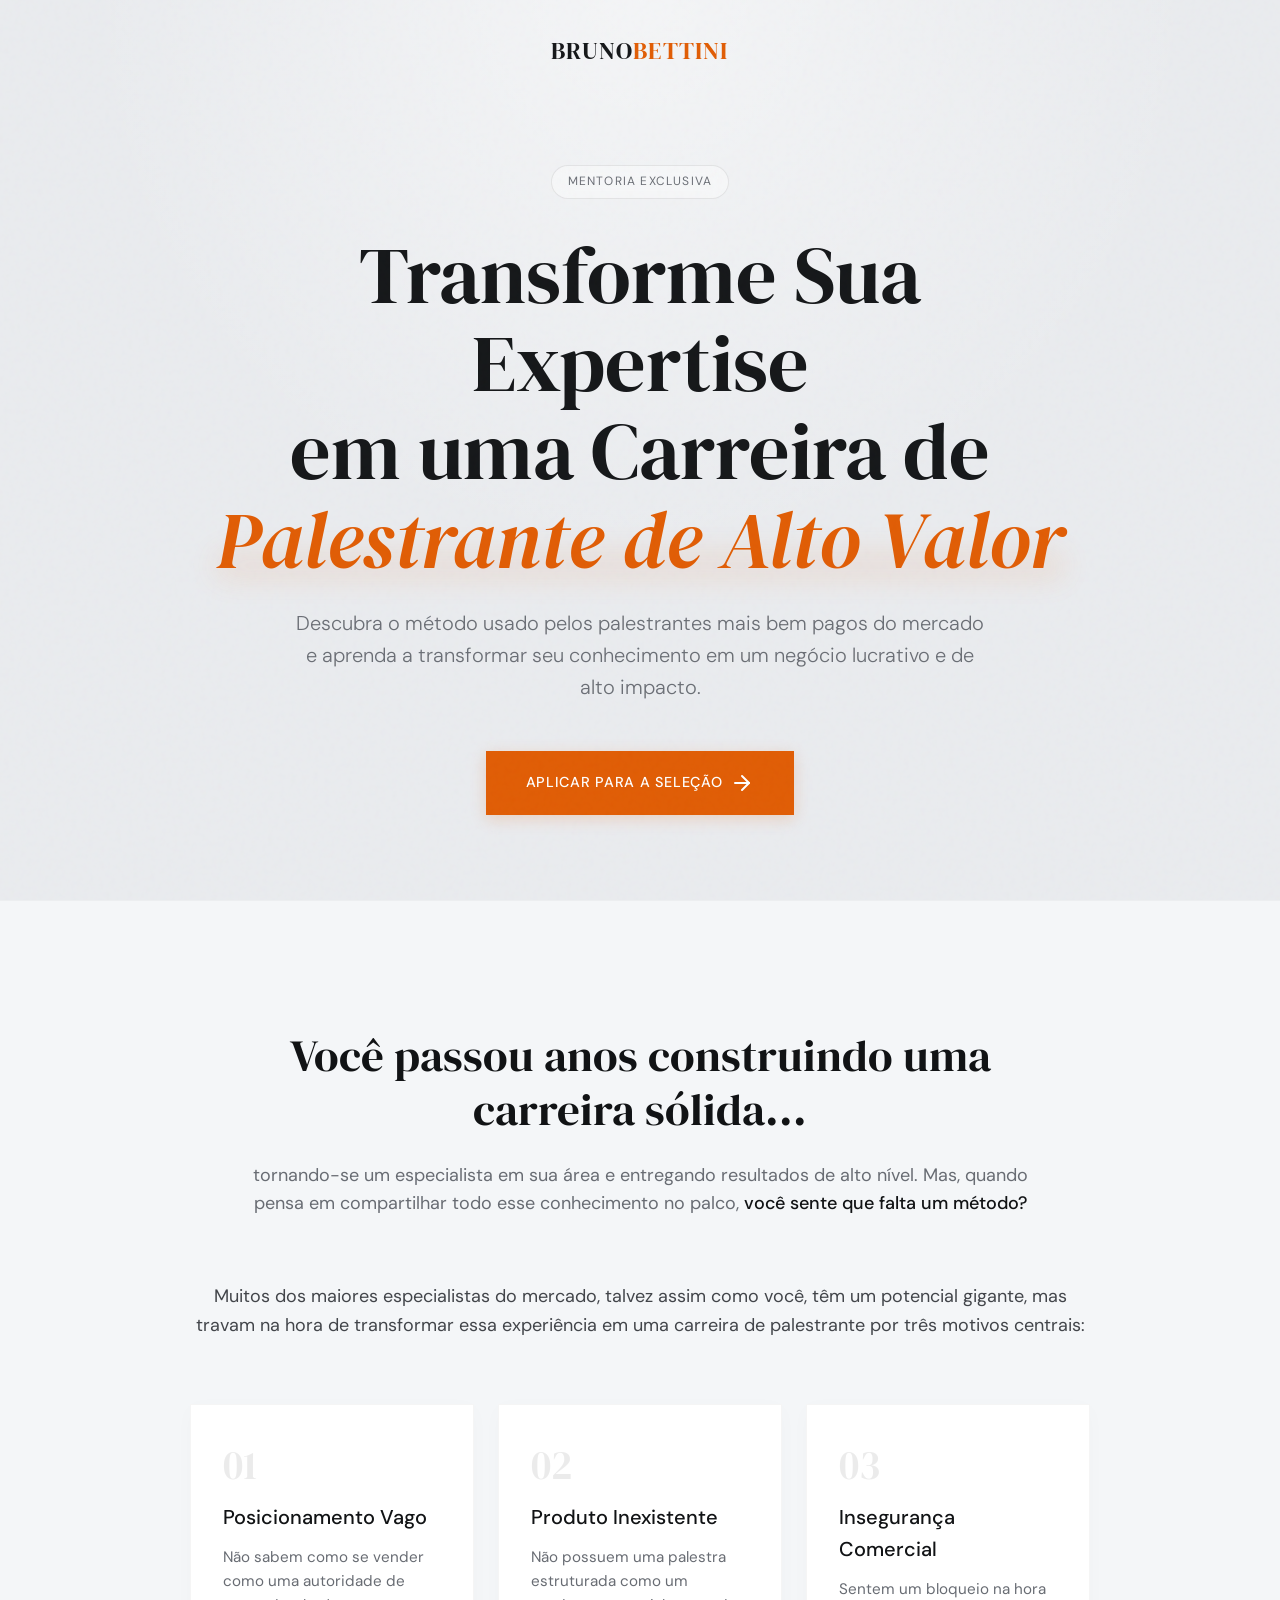
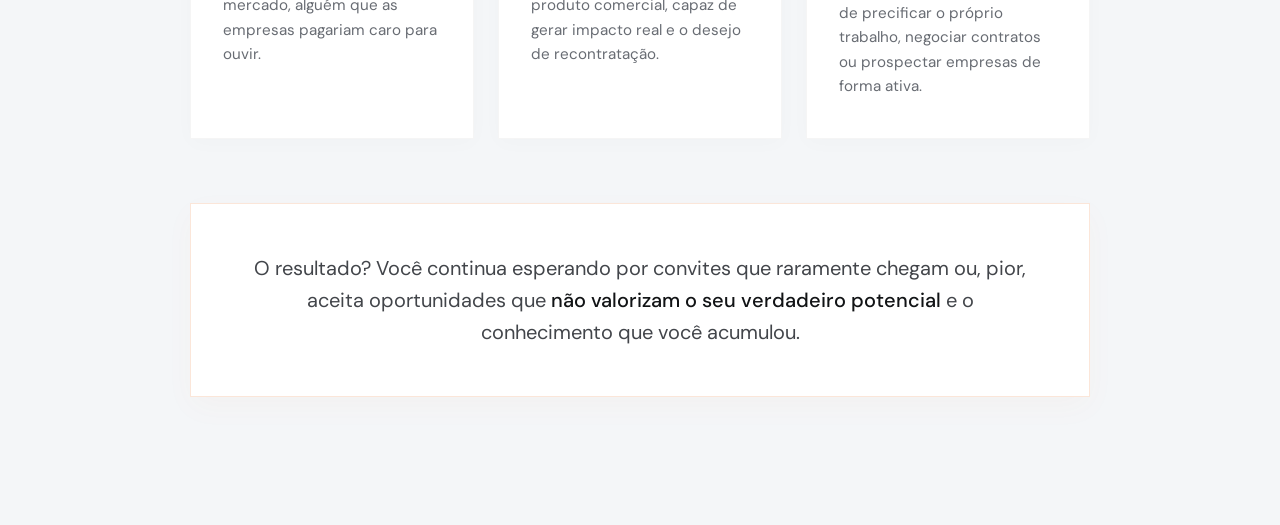
<file: pagina-aplicacao/_backup_v1/index.html>
<!DOCTYPE html>
<html lang="pt-BR">
<head>
    <meta charset="UTF-8">
    <meta name="viewport" content="width=device-width, initial-scale=1.0">
    <title>Mentoria de Palestrantes - Alto Valor</title>
    
    <!-- Pré-conexão para fontes -->
    <link rel="preconnect" href="https://fonts.googleapis.com">
    <link rel="preconnect" href="https://fonts.gstatic.com" crossorigin>
    
    <!-- Fontes: DM Serif Display (Heading) + DM Sans (Body) -->
    <link href="https://fonts.googleapis.com/css2?family=DM+Sans:opsz,wght@9..40,300;9..40,400;9..40,500&family=DM+Serif+Display:ital@0;1&display=swap" rel="stylesheet">
    
    <!-- Estilos -->
    <link rel="stylesheet" href="/style.css">
</head>
<body>
    
    <!-- Noise Overlay -->
    <div class="noise-overlay"></div>

    <!-- Navigation / Header -->
    <header class="navbar">
        <div class="container nav-container">
            <div class="logo">BRUNO<span>BETTINI</span></div>
        </div>
    </header>

    <!-- Hero Section: Spotlight Archetype -->
    <section class="hero" id="hero">
        <div class="hero-spotlight"></div>
        <div class="container hero-container">
            <div class="hero-content">
                <div class="badge">Mentoria Exclusiva</div>
                <h1 class="hero-headline">
                    Transforme Sua Expertise<br>
                    em uma Carreira de<br>
                    <span class="highlight">Palestrante de Alto Valor</span>
                </h1>
                <p class="hero-subheadline">
                    Descubra o método usado pelos palestrantes mais bem pagos do mercado e aprenda a transformar seu conhecimento em um negócio lucrativo e de alto impacto.
                </p>
                <div class="hero-actions">
                    <a href="#aplicacao" class="btn-primary">
                        APLICAR PARA A SELEÇÃO
                        <svg width="24" height="24" viewBox="0 0 24 24" fill="none" class="btn-icon">
                            <path d="M5 12H19" stroke="currentColor" stroke-width="2" stroke-linecap="round" stroke-linejoin="round"/>
                            <path d="M12 5L19 12L12 19" stroke="currentColor" stroke-width="2" stroke-linecap="round" stroke-linejoin="round"/>
                        </svg>
                    </a>
                </div>
            </div>
        </div>
    </section>

    <!-- O Problema Section -->
    <section class="section-problem" id="problema">
        <div class="container problem-container">
            <div class="problem-grid">
                <div class="problem-header">
                    <h2 class="section-title">Você passou anos construindo uma carreira sólida...</h2>
                    <p class="section-lead">
                        tornando-se um especialista em sua área e entregando resultados de alto nível. Mas, quando pensa em compartilhar todo esse conhecimento no palco, <span class="highlight-text">você sente que falta um método?</span>
                    </p>
                </div>
                
                <div class="problem-content">
                    <p class="problem-context">
                        Muitos dos maiores especialistas do mercado, talvez assim como você, têm um potencial gigante, mas travam na hora de transformar essa experiência em uma carreira de palestrante por três motivos centrais:
                    </p>

                    <div class="problem-cards">
                        <div class="problem-card">
                            <div class="card-number">01</div>
                            <h3 class="card-title">Posicionamento Vago</h3>
                            <p class="card-text">Não sabem como se vender como uma autoridade de mercado, alguém que as empresas pagariam caro para ouvir.</p>
                        </div>
                        
                        <div class="problem-card">
                            <div class="card-number">02</div>
                            <h3 class="card-title">Produto Inexistente</h3>
                            <p class="card-text">Não possuem uma palestra estruturada como um produto comercial, capaz de gerar impacto real e o desejo de recontratação.</p>
                        </div>
                        
                        <div class="problem-card">
                            <div class="card-number">03</div>
                            <h3 class="card-title">Insegurança Comercial</h3>
                            <p class="card-text">Sentem um bloqueio na hora de precificar o próprio trabalho, negociar contratos ou prospectar empresas de forma ativa.</p>
                        </div>
                    </div>

                    <div class="problem-conclusion">
                        <p>O resultado? Você continua esperando por convites que raramente chegam ou, pior, aceita oportunidades que <strong class="highlight-text">não valorizam o seu verdadeiro potencial</strong> e o conhecimento que você acumulou.</p>
                    </div>
                </div>
            </div>
        </div>
    </section>

    <script>
        // Efeito sutil de Spotlight seguindo o mouse no Hero
        const heroSection = document.querySelector('.hero');
        const spotlightDiv = document.querySelector('.hero-spotlight');

        if(heroSection && spotlightDiv) {
            heroSection.addEventListener('mousemove', (e) => {
                const rect = heroSection.getBoundingClientRect();
                const x = e.clientX - rect.left;
                const y = e.clientY - rect.top;
                
                spotlightDiv.style.background = `radial-gradient(circle 600px at ${x}px ${y}px, rgba(224, 90, 0, 0.08), transparent 80%)`;
            });
            
            heroSection.addEventListener('mouseleave', () => {
                spotlightDiv.style.background = `radial-gradient(circle 800px at 50% 0%, rgba(224, 90, 0, 0.05), transparent 70%)`;
            });
        }
    </script>
</body>
</html>
</file>
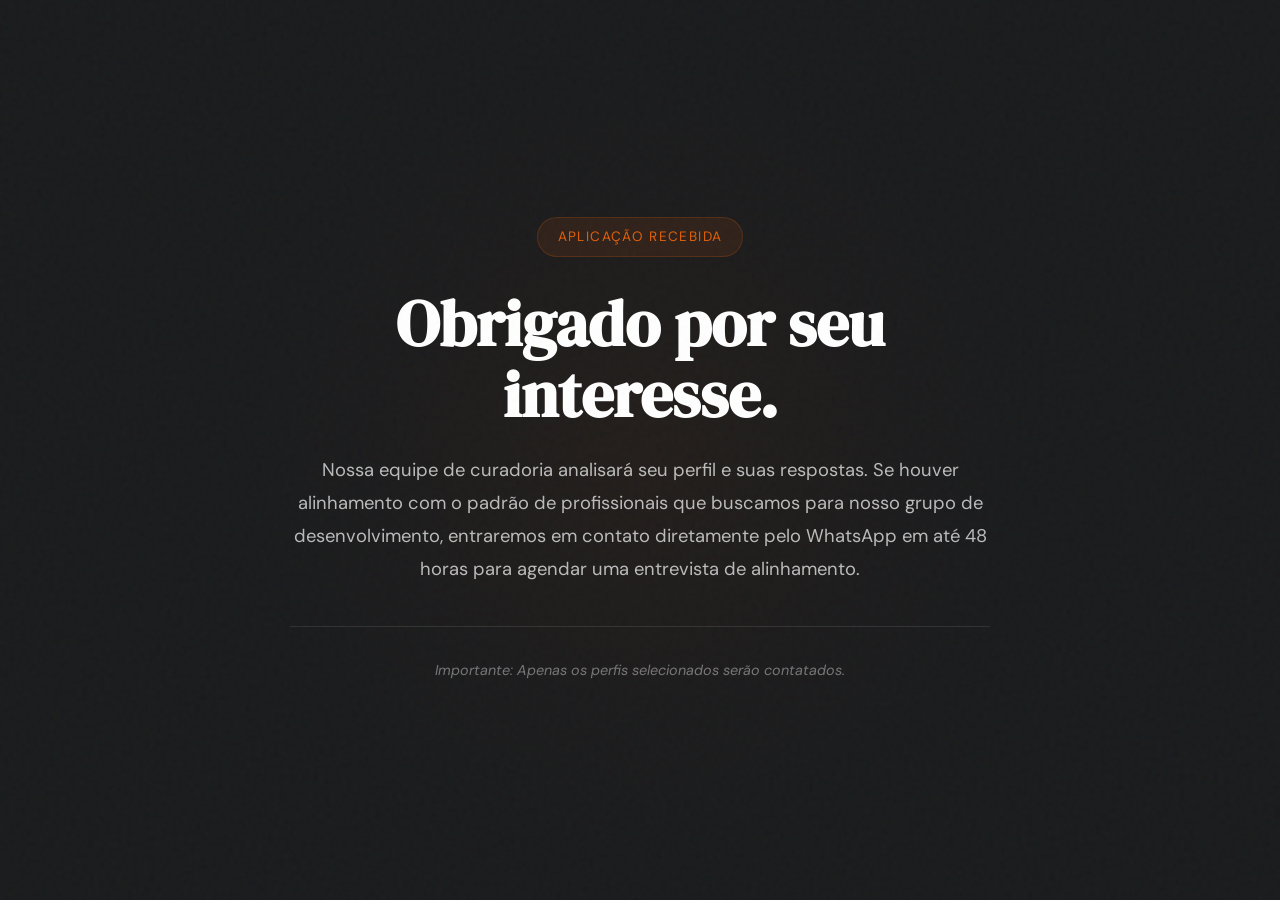
<file: obrigado.html>
<!DOCTYPE html>
<html lang="pt-BR">

<head>
    <meta charset="UTF-8">
    <meta name="viewport" content="width=device-width, initial-scale=1.0">
    <title>Aplicação Recebida - Bruno Bettini</title>

    <!-- Pré-conexão para fontes -->
    <link rel="preconnect" href="https://fonts.googleapis.com">
    <link rel="preconnect" href="https://fonts.gstatic.com" crossorigin>

    <!-- Fontes: DM Serif Display (Heading) + DM Sans (Body) -->
    <link
        href="https://fonts.googleapis.com/css2?family=DM+Sans:opsz,wght@9..40,300;9..40,400;9..40,500&family=DM+Serif+Display:ital@0;1&display=swap"
        rel="stylesheet">

    <!-- Estilos (Reaproveitando o CSS principal) -->
    <link rel="stylesheet" href="/style.css">

    <style>
        .thank-you-view {
            min-height: 100vh;
            display: flex;
            align-items: center;
            justify-content: center;
            background-color: #111315;
            /* Fundo Dark como a seção final */
            color: #FFFFFF;
            padding: 2rem;
            text-align: center;
            position: relative;
            overflow: hidden;
        }

        .thank-you-container {
            max-width: 700px;
            position: relative;
            z-index: 2;
        }

        .thank-you-badge {
            display: inline-block;
            padding: 0.5rem 1.25rem;
            border-radius: 100px;
            background: rgba(224, 90, 0, 0.1);
            color: var(--color-accent, #E05A00);
            font-size: 0.85rem;
            text-transform: uppercase;
            letter-spacing: 0.1em;
            margin-bottom: 2rem;
            border: 1px solid rgba(224, 90, 0, 0.2);
        }

        .thank-you-title {
            font-family: var(--font-heading);
            font-size: clamp(2.5rem, 5vw, 4rem);
            line-height: 1.1;
            margin-bottom: 1.5rem;
        }

        .thank-you-text {
            font-size: 1.15rem;
            line-height: 1.8;
            color: rgba(255, 255, 255, 0.7);
            margin-bottom: 2.5rem;
        }

        .thank-you-disclaimer {
            font-size: 0.9rem;
            color: rgba(255, 255, 255, 0.4);
            font-style: italic;
            border-top: 1px solid rgba(255, 255, 255, 0.1);
            padding-top: 2rem;
        }

        .cta-glow-thank-you {
            position: absolute;
            top: 50%;
            left: 50%;
            transform: translate(-50%, -50%);
            width: 800px;
            height: 800px;
            background: radial-gradient(circle at center, rgba(224, 90, 0, 0.05) 0%, transparent 70%);
            pointer-events: none;
            z-index: 1;
        }

        /* Reutilizando animação de pulso se necessário ou apenas fade in */
        .fade-in {
            animation: fadeIn 1s ease forwards;
        }

        @keyframes fadeIn {
            from {
                opacity: 0;
                transform: translateY(20px);
            }

            to {
                opacity: 1;
                transform: translateY(0);
            }
        }
    </style>
</head>

<body>
    <!-- Noise Overlay -->
    <div class="noise-overlay" style="opacity: 0.05;"></div>

    <main class="thank-you-view">
        <div class="cta-glow-thank-you"></div>

        <div class="thank-you-container fade-in">
            <div class="thank-you-badge">Aplicação Recebida</div>

            <h1 class="thank-you-title">Obrigado por seu interesse.</h1>

            <p class="thank-you-text">
                Nossa equipe de curadoria analisará seu perfil e suas respostas. Se houver alinhamento com o padrão de
                profissionais que buscamos para nosso grupo de desenvolvimento, entraremos em contato diretamente pelo
                WhatsApp em até 48 horas para agendar uma entrevista de alinhamento.
            </p>

            <p class="thank-you-disclaimer">
                Importante: Apenas os perfis selecionados serão contatados.
            </p>
        </div>
    </main>

    <script>
        // Pequeno script para o ano no footer se existir
        document.addEventListener('DOMContentLoaded', () => {
            const yearEl = document.getElementById('year');
            if (yearEl) yearEl.textContent = new Date().getFullYear();
        });
    </script>
</body>

</html>
</file>
<file: style.css>
/* ROOT VARIABLES */
:root {
    /* Colors - Light Theme */
    --color-bg: #EAECEF;
    /* Elegant light gray */
    --color-bg-alt: #F4F6F8;
    /* Even lighter gray / off-white */
    --color-surface: #FFFFFF;
    /* Pure white for elements */
    --color-surface-hover: #FAFAFA;

    --color-text: #42454A;
    /* Dark gray for high readability */
    --color-text-muted: #686C73;
    /* Medium gray */
    --color-heading: #111315;
    /* Almost black for headings */
    --color-white: #FFFFFF;
    /* Retained for button text */

    --color-accent: #E05A00;
    --color-accent-hover: #C24E00;
    --color-accent-glow: rgba(224, 90, 0, 0.15);
    /* Lighter glow for light bg */

    /* Typography */
    --font-heading: 'DM Serif Display', serif;
    --font-body: 'DM Sans', sans-serif;

    /* Spacing */
    --space-xs: 0.5rem;
    --space-sm: 1rem;
    --space-md: 2rem;
    --space-lg: 4rem;
    --space-xl: 8rem;

    /* Colors - TypeFormer Mapping */
    --color-primary: #E05A00;
    --color-primary-hover: #C24E00;
    --color-border: rgba(0, 0, 0, 0.1);
    --color-error: #FF4B2B;

    /* Transitions */
    --transition-fast: 0.2s ease;
    --transition-smooth: 0.4s cubic-bezier(0.16, 1, 0.3, 1);
}

/* RESET & BASE */
* {
    margin: 0;
    padding: 0;
    box-sizing: border-box;
}

html {
    scroll-behavior: smooth;
    font-size: 16px;
}

body {
    background-color: var(--color-bg);
    color: var(--color-text);
    font-family: var(--font-body);
    line-height: 1.6;
    overflow-x: hidden;
    -webkit-font-smoothing: antialiased;
    -moz-osx-font-smoothing: grayscale;
}

/* NOISE OVERLAY */
.noise-overlay {
    position: fixed;
    top: 0;
    left: 0;
    width: 100vw;
    height: 100vh;
    pointer-events: none;
    z-index: 9999;
    /* Very subtle noise on light background */
    opacity: 0.03;
    background-image: url("data:image/svg+xml,%3Csvg viewBox='0 0 200 200' xmlns='http://www.w3.org/2000/svg'%3E%3Cfilter id='noiseFilter'%3E%3CfeTurbulence type='fractalNoise' baseFrequency='0.8' numOctaves='3' stitchTiles='stitch'/%3E%3C/filter%3E%3Crect width='100%25' height='100%25' fill='%23ffffff'/%3E%3Crect width='100%25' height='100%25' filter='url(%23noiseFilter)' mix-blend-mode='multiply'/%3E%3C/svg%3E");
}

/* LAYOUT CLASSES */
.container {
    width: 100%;
    max-width: 1280px;
    margin: 0 auto;
    padding: 0 1.5rem;
}

/* NAVBAR */
.navbar {
    position: absolute;
    top: 0;
    left: 0;
    width: 100%;
    padding: 2rem 0;
    z-index: 100;
}

.nav-container {
    display: flex;
    justify-content: center;
}

.logo {
    font-family: var(--font-heading);
    font-size: 1.5rem;
    color: var(--color-heading);
    letter-spacing: 0.05em;
}

.logo span {
    color: var(--color-accent);
}

/* HERO SECTION */
.hero {
    position: relative;
    min-height: 100vh;
    display: flex;
    align-items: center;
    justify-content: center;
    padding-top: 5rem;
    overflow: hidden;
}

.hero-spotlight {
    position: absolute;
    top: 0;
    left: 0;
    width: 100%;
    height: 100%;
    /* Default gentle spotlight */
    background: radial-gradient(circle 800px at 50% 0%, rgba(255, 255, 255, 0.5), transparent 70%);
    z-index: 1;
    pointer-events: none;
    transition: background 0.1s ease;
}

.hero-container {
    position: relative;
    z-index: 2;
}

.hero-content {
    max-width: 900px;
    margin: 0 auto;
    text-align: center;
    display: flex;
    flex-direction: column;
    align-items: center;
}

.badge {
    display: inline-block;
    padding: 0.4rem 1rem;
    border-radius: 100px;
    border: 1px solid rgba(0, 0, 0, 0.08);
    /* Darker border for light bg */
    background: rgba(255, 255, 255, 0.4);
    color: var(--color-text-muted);
    font-size: 0.75rem;
    text-transform: uppercase;
    letter-spacing: 0.1em;
    margin-bottom: 2rem;
    backdrop-filter: blur(10px);
}

.hero-headline {
    font-family: var(--font-heading);
    font-size: clamp(2.5rem, 5vw + 1rem, 5.5rem);
    line-height: 1.1;
    color: var(--color-heading);
    margin-bottom: 1.5rem;
    font-weight: 400;
}

.hero-headline .highlight {
    color: var(--color-accent);
    font-style: italic;
    position: relative;
    display: inline-block;
}

/* Subtle glow under highlight */
.hero-headline .highlight::after {
    content: '';
    position: absolute;
    bottom: 5%;
    left: 0;
    width: 100%;
    height: 30%;
    background: var(--color-accent);
    opacity: 0.1;
    filter: blur(15px);
    z-index: -1;
}

.hero-subheadline {
    font-size: clamp(1rem, 1.5vw + 0.5rem, 1.25rem);
    color: var(--color-text-muted);
    max-width: 700px;
    margin-bottom: 3rem;
    font-weight: 300;
}

/* BUTTONS */
.btn-primary {
    display: inline-flex;
    align-items: center;
    justify-content: center;
    gap: 0.5rem;
    background-color: var(--color-accent);
    color: var(--color-white);
    text-decoration: none;
    padding: 1.25rem 2.5rem;
    font-size: 0.9rem;
    font-weight: 500;
    letter-spacing: 0.05em;
    border: none;
    cursor: pointer;
    transition: var(--transition-smooth);
    position: relative;
    overflow: hidden;
    box-shadow: 0 4px 15px rgba(224, 90, 0, 0.2);
}

.btn-primary::before {
    content: '';
    position: absolute;
    top: 0;
    left: 0;
    width: 100%;
    height: 100%;
    background: linear-gradient(rgba(255, 255, 255, 0.1), transparent);
    opacity: 0;
    transition: var(--transition-fast);
}

.btn-primary:hover {
    background-color: var(--color-accent-hover);
    transform: translateY(-2px);
    box-shadow: 0 15px 30px -10px var(--color-accent-glow);
}

.btn-primary:hover::before {
    opacity: 1;
}

.btn-icon {
    transition: var(--transition-smooth);
}

.btn-primary:hover .btn-icon {
    transform: translateX(4px);
}

/* SECTION O PROBLEMA */
.section-problem {
    padding: var(--space-xl) 0;
    position: relative;
    background-color: var(--color-bg-alt);
    border-top: 1px solid rgba(0, 0, 0, 0.03);
}

.problem-header {
    max-width: 800px;
    margin: 0 auto var(--space-lg);
    text-align: center;
}

.section-title {
    font-family: var(--font-heading);
    font-size: clamp(2rem, 3.5vw, 3.5rem);
    color: var(--color-heading);
    line-height: 1.2;
    margin-bottom: 1.5rem;
    font-weight: 400;
}

.section-lead {
    font-size: 1.125rem;
    color: var(--color-text-muted);
}

.highlight-text {
    color: var(--color-heading);
    font-weight: 500;
}

.problem-content {
    max-width: 900px;
    margin: 0 auto;
}

.problem-context {
    font-size: 1.125rem;
    color: var(--color-text);
    margin-bottom: var(--space-lg);
    text-align: center;
}

/* CARDS: Bento/Grid vibe */
.problem-cards {
    display: grid;
    grid-template-columns: repeat(auto-fit, minmax(280px, 1fr));
    gap: 1.5rem;
    margin-bottom: var(--space-lg);
}

.problem-card {
    background: var(--color-surface);
    border: 1px solid rgba(0, 0, 0, 0.04);
    box-shadow: 0 4px 20px rgba(0, 0, 0, 0.02);
    padding: 2.5rem 2rem;
    position: relative;
    transition: var(--transition-smooth);
    overflow: hidden;
}

.problem-card::after {
    content: '';
    position: absolute;
    top: 0;
    left: 0;
    width: 100%;
    height: 3px;
    background: var(--color-accent);
    transform: scaleX(0);
    transform-origin: left;
    transition: var(--transition-smooth);
}

.problem-card:hover {
    transform: translateY(-5px);
    background: var(--color-surface-hover);
    box-shadow: 0 10px 30px rgba(0, 0, 0, 0.05);
}

.problem-card:hover::after {
    transform: scaleX(1);
}

.card-number {
    font-family: var(--font-heading);
    font-size: 2.5rem;
    color: rgba(0, 0, 0, 0.08);
    /* Darker semi-transparent for light bg */
    margin-bottom: 1rem;
    line-height: 1;
}

.card-title {
    font-size: 1.25rem;
    color: var(--color-heading);
    margin-bottom: 0.75rem;
    font-weight: 500;
}

.card-text {
    color: var(--color-text-muted);
    font-size: 0.95rem;
}

.problem-conclusion {
    text-align: center;
    font-size: 1.25rem;
    padding: 3rem;
    background: var(--color-surface);
    border: 1px solid rgba(224, 90, 0, 0.15);
    box-shadow: 0 10px 30px rgba(224, 90, 0, 0.03);
}

/* SECTION A SOLUÇÃO */
.section-solution {
    padding: var(--space-xl) 0;
    background-color: var(--color-bg);
}

.solution-grid {
    display: grid;
    grid-template-columns: 1fr 1fr;
    gap: 4rem;
    align-items: start;
}

.solution-sticky {
    position: sticky;
    top: 120px;
}

.solution-monumental {
    font-family: var(--font-heading);
    font-size: clamp(2.5rem, 4vw, 4rem);
    color: var(--color-heading);
    line-height: 1.15;
    margin-bottom: var(--space-md);
    font-weight: 400;
}

.solution-context-text {
    font-size: 1.15rem;
    line-height: 1.7;
    color: var(--color-text-muted);
    max-width: 500px;
}

.solution-pillars {
    display: flex;
    flex-direction: column;
    gap: 3rem;
}

.pillar-card {
    background: rgba(255, 255, 255, 0.6);
    backdrop-filter: blur(12px);
    -webkit-backdrop-filter: blur(12px);
    border: 1px solid rgba(255, 255, 255, 0.3);
    padding: 3rem;
    box-shadow: 0 4px 30px rgba(0, 0, 0, 0.03);
    transition: var(--transition-smooth);
}

.pillar-card:hover {
    box-shadow: inset 0 0 20px rgba(0, 0, 0, 0.02), 0 10px 40px rgba(0, 0, 0, 0.05);
    background: rgba(255, 255, 255, 0.7);
}

.pillar-title {
    font-family: var(--font-heading);
    font-size: 2rem;
    color: var(--color-accent);
    margin-bottom: 1rem;
    font-weight: 400;
}

.pillar-text {
    font-size: 1.15rem;
    line-height: 1.7;
    color: var(--color-text-muted);
}

/* RESPONSIVE */
@media (max-width: 992px) {
    .solution-grid {
        grid-template-columns: 1fr;
        gap: 2rem;
    }

    .solution-sticky {
        position: relative;
        top: 0;
        margin-bottom: 2rem;
    }

    .solution-monumental {
        font-size: clamp(2.5rem, 6vw, 3.5rem);
    }

    .solution-context-text {
        max-width: 100%;
    }
}

@media (max-width: 768px) {
    .hero-content {
        text-align: left;
        align-items: flex-start;
    }

    .problem-header {
        text-align: left;
    }

    .problem-context {
        text-align: left;
    }

    .problem-conclusion {
        padding: 2rem 1.5rem;
        text-align: left;
        font-size: 1.1rem;
    }

    .section-solution {
        padding: var(--space-lg) 0;
    }

    .pillar-card {
        padding: 2rem 1.5rem;
    }
}

/* CTA FINAL */
.section-cta-final {
    padding: var(--space-xl) 0;
    background-color: #111315;
    text-align: center;
    position: relative;
    overflow: hidden;
}

.cta-final-container {
    display: flex;
    flex-direction: column;
    align-items: center;
    gap: var(--space-md);
}

.cta-final-title {
    font-family: var(--font-heading);
    font-size: clamp(2rem, 4vw, 3.5rem);
    color: #FFFFFF;
    line-height: 1.15;
    font-weight: 400;
}

.cta-final-text {
    font-size: 1.15rem;
    color: rgba(255, 255, 255, 0.6);
    max-width: 600px;
    line-height: 1.7;
}

/* MODAL TYPEFORM */
.typeform-modal {
    position: fixed;
    inset: 0;
    z-index: 9999;
    display: flex;
    align-items: center;
    justify-content: center;
    opacity: 0;
    pointer-events: none;
    transition: opacity var(--transition-smooth);
}

.typeform-modal.is-open {
    opacity: 1;
    pointer-events: all;
}

/* Impede que steps com pointer-events:all interceptem cliques quando o modal esta fechado */
.typeform-modal:not(.is-open) .typeform-step {
    pointer-events: none !important;
}

.typeform-modal-overlay {
    position: absolute;
    inset: 0;
    background-color: var(--color-bg-alt);
    backdrop-filter: blur(8px);
    z-index: 1;
}

.typeform-close {
    position: absolute;
    top: 2rem;
    right: 2rem;
    background: transparent;
    border: none;
    cursor: pointer;
    color: var(--color-heading);
    z-index: 1000;
    padding: 0.5rem;
    transition: transform var(--transition-fast);
}

.typeform-close:hover {
    transform: scale(1.1);
}

.tf-container {
    position: relative;
    z-index: 2;
    width: 100%;
}

/* Override Typeform shared styles for this Modal (Light Theme) */
.typeform {
    background: transparent;
    min-height: 60vh;
    height: auto;
}

.typeform-modal .typeform-step {
    padding: 0;
    left: 0;
    top: 0;
    bottom: 0;
    transform: translateY(3rem);
    max-width: 100%;
    position: absolute;
    width: 100%;
}

.typeform-modal .typeform-step.active {
    transform: translateY(0);
    opacity: 1;
    pointer-events: all;
}

.typeform-modal .typeform-step.exit-up {
    transform: translateY(-3rem);
    opacity: 0;
    pointer-events: none;
}

.typeform-modal .typeform-step.exit-down {
    transform: translateY(3rem);
    opacity: 0;
    pointer-events: none;
}

.typeform-modal .typeform-step.enter-next {
    transform: translateY(3rem);
    opacity: 0;
}

.typeform-modal .typeform-step.enter-prev {
    transform: translateY(-3rem);
    opacity: 0;
}

.typeform-question h2 {
    color: var(--color-heading) !important;
    font-family: var(--font-heading);
}

.typeform-input {
    border-bottom: 2px solid rgba(0, 0, 0, 0.2) !important;
    color: var(--color-text) !important;
    font-family: var(--font-body);
}

.typeform-choice {
    background: var(--color-surface) !important;
    border: 2px solid rgba(0, 0, 0, 0.1) !important;
    color: var(--color-text) !important;
}

.typeform-choice-key {
    background: rgba(0, 0, 0, 0.05) !important;
    border: 1px solid rgba(0, 0, 0, 0.1) !important;
    color: var(--color-text-muted) !important;
}

.typeform-choice:hover {
    background: rgba(224, 90, 0, 0.05) !important;
    border-color: var(--color-primary) !important;
}

.typeform-choice.selected {
    background: rgba(224, 90, 0, 0.1) !important;
    border-color: var(--color-primary) !important;
}

.typeform-nav-btn {
    background: var(--color-surface) !important;
    border: 1px solid rgba(0, 0, 0, 0.1) !important;
    color: var(--color-text) !important;
}

.typeform-nav-btn:hover:not(:disabled) {
    background: rgba(0, 0, 0, 0.05) !important;
}

.cta-glow {
    position: absolute;
    top: 50%;
    left: 50%;
    transform: translate(-50%, -50%);
    width: 600px;
    height: 600px;
    background: radial-gradient(circle at center, rgba(224, 90, 0, 0.08) 0%, transparent 70%);
    pointer-events: none;
    z-index: 1;
}

/* RESPONSIVE UPDATES MODAL */
@media (max-width: 768px) {
    .typeform {
        min-height: 500px;
    }

    .typeform-close {
        top: 1rem;
        right: 1rem;
    }
}
</file>
<file: typeform.css>
/* ==========================================
   TYPEFORM COMPONENT
   Formulario conversacional estilo TypeForm
   Sem custos — puro HTML/CSS/JS
   ========================================== */

/* Container principal — ocupa a viewport inteira */
.typeform {
  position: relative;
  min-height: 100vh;
  overflow: hidden;
  background: var(--color-bg);
}

/* ==========================================
   PROGRESS BAR
   ========================================== */

.typeform-progress {
  position: fixed;
  top: 0;
  left: 0;
  width: 100%;
  height: 3px;
  background: var(--color-border);
  z-index: 200;
}

.typeform-progress-bar {
  height: 100%;
  background: var(--color-primary);
  transition: width 0.4s cubic-bezier(0.16, 1, 0.3, 1);
  will-change: width;
}

/* ==========================================
   STEPS
   ========================================== */

.typeform-step {
  position: absolute;
  inset: 0;
  display: flex;
  flex-direction: column;
  justify-content: center;
  padding: 2rem var(--container-px);
  max-width: 720px;
  width: 100%;
  left: 50%;
  transform: translateX(-50%) translateY(3rem);
  opacity: 0;
  pointer-events: none;
  transition:
    transform 0.5s cubic-bezier(0.16, 1, 0.3, 1),
    opacity 0.4s ease;
}

/* Step entrando de baixo (avancar) */
.typeform-step.enter-next {
  transform: translateX(-50%) translateY(3rem);
  opacity: 0;
}

/* Step entrando de cima (voltar) */
.typeform-step.enter-prev {
  transform: translateX(-50%) translateY(-3rem);
  opacity: 0;
}

/* Step ativo */
.typeform-step.active {
  transform: translateX(-50%) translateY(0);
  opacity: 1;
  pointer-events: all;
}

/* Step saindo para cima (avancar) */
.typeform-step.exit-up {
  transform: translateX(-50%) translateY(-3rem);
  opacity: 0;
  pointer-events: none;
}

/* Step saindo para baixo (voltar) */
.typeform-step.exit-down {
  transform: translateX(-50%) translateY(3rem);
  opacity: 0;
  pointer-events: none;
}

/* ==========================================
   CONTADOR
   ========================================== */

.typeform-counter {
  display: flex;
  align-items: center;
  gap: 0.375rem;
  font-size: 0.875rem;
  font-weight: 600;
  color: var(--color-primary);
  margin-bottom: 1rem;
  user-select: none;
}

.typeform-counter svg {
  width: 0.875rem;
  height: 0.875rem;
  flex-shrink: 0;
}

/* ==========================================
   PERGUNTA
   ========================================== */

.typeform-question {
  margin-bottom: 2rem;
}

.typeform-question h2 {
  font-size: clamp(1.375rem, 4vw, 2rem);
  font-weight: 700;
  line-height: 1.25;
  color: var(--color-text);
}

.typeform-question p {
  margin-top: 0.625rem;
  color: var(--color-text-muted);
  font-size: 1rem;
}

/* ==========================================
   INPUT DE TEXTO
   ========================================== */

.typeform-input-wrapper {
  display: flex;
  flex-direction: column;
  gap: 1rem;
}

.typeform-input {
  width: 100%;
  background: transparent;
  border: none;
  border-bottom: 2px solid var(--color-border);
  padding: 0.625rem 0;
  font-size: clamp(1.125rem, 3vw, 1.375rem);
  color: var(--color-text);
  outline: none;
  transition: border-color 0.2s;
  border-radius: 0;
}

.typeform-input::placeholder {
  color: var(--color-text-muted);
  opacity: 0.45;
}

.typeform-input:focus {
  border-bottom-color: var(--color-primary);
}

.typeform-input.error {
  border-bottom-color: var(--color-error);
}

/* ==========================================
   ACOES (botao + hint)
   ========================================== */

.typeform-actions {
  display: flex;
  align-items: center;
  gap: 0.875rem;
  flex-wrap: wrap;
}

.typeform-btn-next {
  display: inline-flex;
  align-items: center;
  gap: 0.375rem;
  background: var(--color-primary);
  color: #fff;
  padding: 0.6875rem 1.375rem;
  border-radius: 0.375rem;
  font-size: 0.9375rem;
  font-weight: 600;
  letter-spacing: 0.01em;
  transition: background 0.2s, transform 0.1s;
}

.typeform-btn-next:hover {
  background: var(--color-primary-hover);
}

.typeform-btn-next:active {
  transform: scale(0.97);
}

.typeform-hint {
  font-size: 0.8125rem;
  color: var(--color-text-muted);
  line-height: 1;
}

.typeform-hint strong {
  color: var(--color-text);
  font-weight: 600;
}

/* ==========================================
   MENSAGEM DE ERRO
   ========================================== */

.typeform-error {
  font-size: 0.875rem;
  color: var(--color-error);
  display: none;
}

.typeform-error.visible {
  display: block;
}

/* ==========================================
   CHOICES (multipla escolha)
   ========================================== */

.typeform-choices {
  display: flex;
  flex-direction: column;
  gap: 0.625rem;
}

.typeform-choice {
  display: flex;
  align-items: center;
  gap: 0.875rem;
  padding: 0.8125rem 1rem;
  border: 2px solid var(--color-border);
  border-radius: 0.5rem;
  font-size: 1rem;
  color: var(--color-text);
  text-align: left;
  background: var(--color-bg);
  transition:
    border-color 0.15s,
    background 0.15s,
    transform 0.1s;
  cursor: pointer;
}

.typeform-choice:hover {
  border-color: var(--color-primary);
  background: color-mix(in srgb, var(--color-primary) 5%, transparent);
}

.typeform-choice.selected {
  border-color: var(--color-primary);
  background: color-mix(in srgb, var(--color-primary) 8%, transparent);
}

.typeform-choice:active {
  transform: scale(0.99);
}

.typeform-choice-key {
  display: inline-flex;
  align-items: center;
  justify-content: center;
  min-width: 1.625rem;
  height: 1.625rem;
  border: 1px solid var(--color-border);
  border-radius: 0.25rem;
  font-size: 0.6875rem;
  font-weight: 700;
  color: var(--color-text-muted);
  background: var(--color-bg);
  flex-shrink: 0;
  transition: border-color 0.15s, color 0.15s;
  user-select: none;
}

.typeform-choice.selected .typeform-choice-key {
  border-color: var(--color-primary);
  color: var(--color-primary);
}

/* ==========================================
   NAVEGACAO (setas prev/next fixas)
   ========================================== */

.typeform-nav {
  position: fixed;
  bottom: 1.75rem;
  right: 1.75rem;
  display: flex;
  gap: 0.375rem;
  z-index: 200;
}

.typeform-nav-btn {
  display: inline-flex;
  align-items: center;
  justify-content: center;
  width: 2.375rem;
  height: 2.375rem;
  border-radius: 0.375rem;
  border: 1px solid var(--color-border);
  background: var(--color-bg);
  color: var(--color-text);
  transition: background 0.15s, border-color 0.15s;
  cursor: pointer;
}

.typeform-nav-btn:hover:not(:disabled) {
  background: color-mix(in srgb, var(--color-text) 6%, transparent);
}

.typeform-nav-btn:disabled {
  opacity: 0.3;
  cursor: not-allowed;
}

/* ==========================================
   TELA FINAL / OBRIGADO
   ========================================== */

.typeform-end-screen {
  text-align: center;
}

.typeform-end-screen h2 {
  font-size: clamp(1.75rem, 5vw, 2.5rem);
  margin-bottom: 0.75rem;
}

.typeform-end-screen p {
  color: var(--color-text-muted);
  font-size: 1.125rem;
  max-width: 480px;
  margin: 0 auto 2rem;
}

/* ==========================================
   ACESSIBILIDADE
   ========================================== */

@media (prefers-reduced-motion: reduce) {
  .typeform-step,
  .typeform-progress-bar,
  .typeform-btn-next,
  .typeform-choice {
    transition: none !important;
  }
}
</file>
